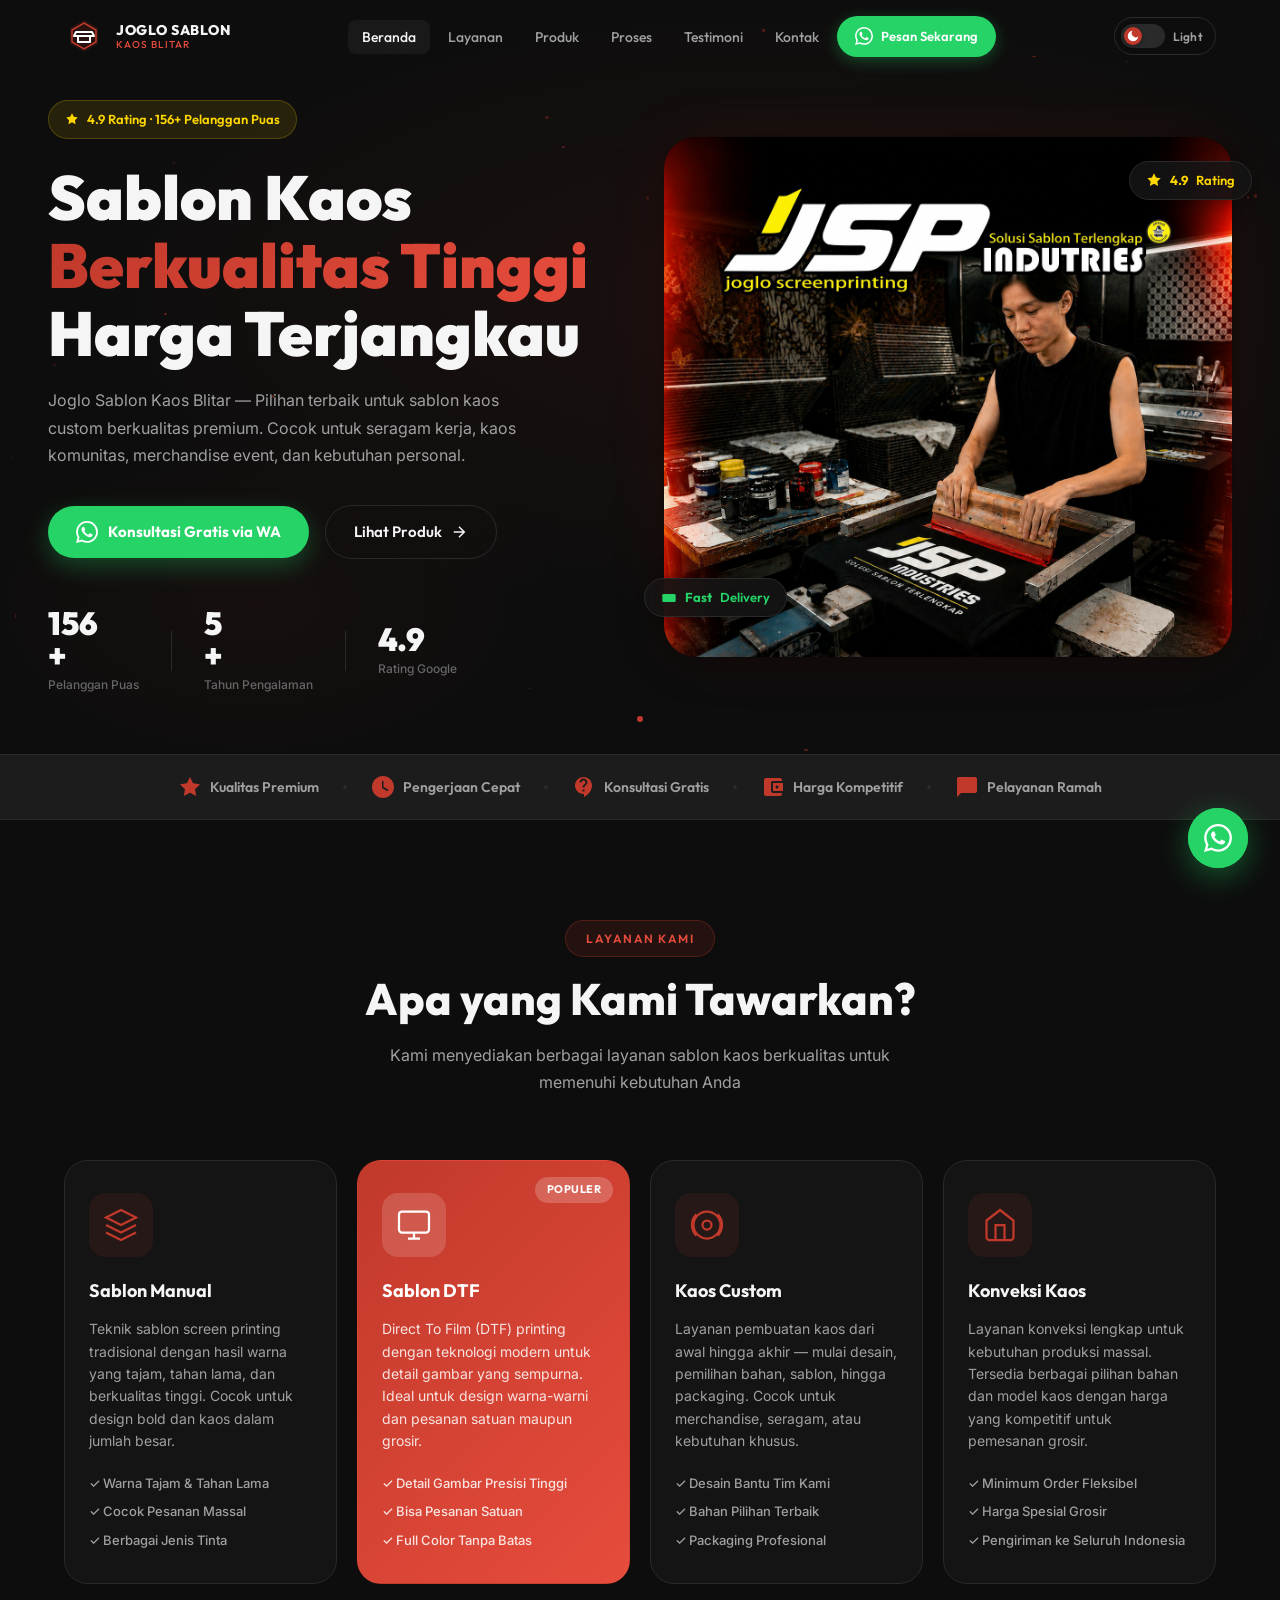
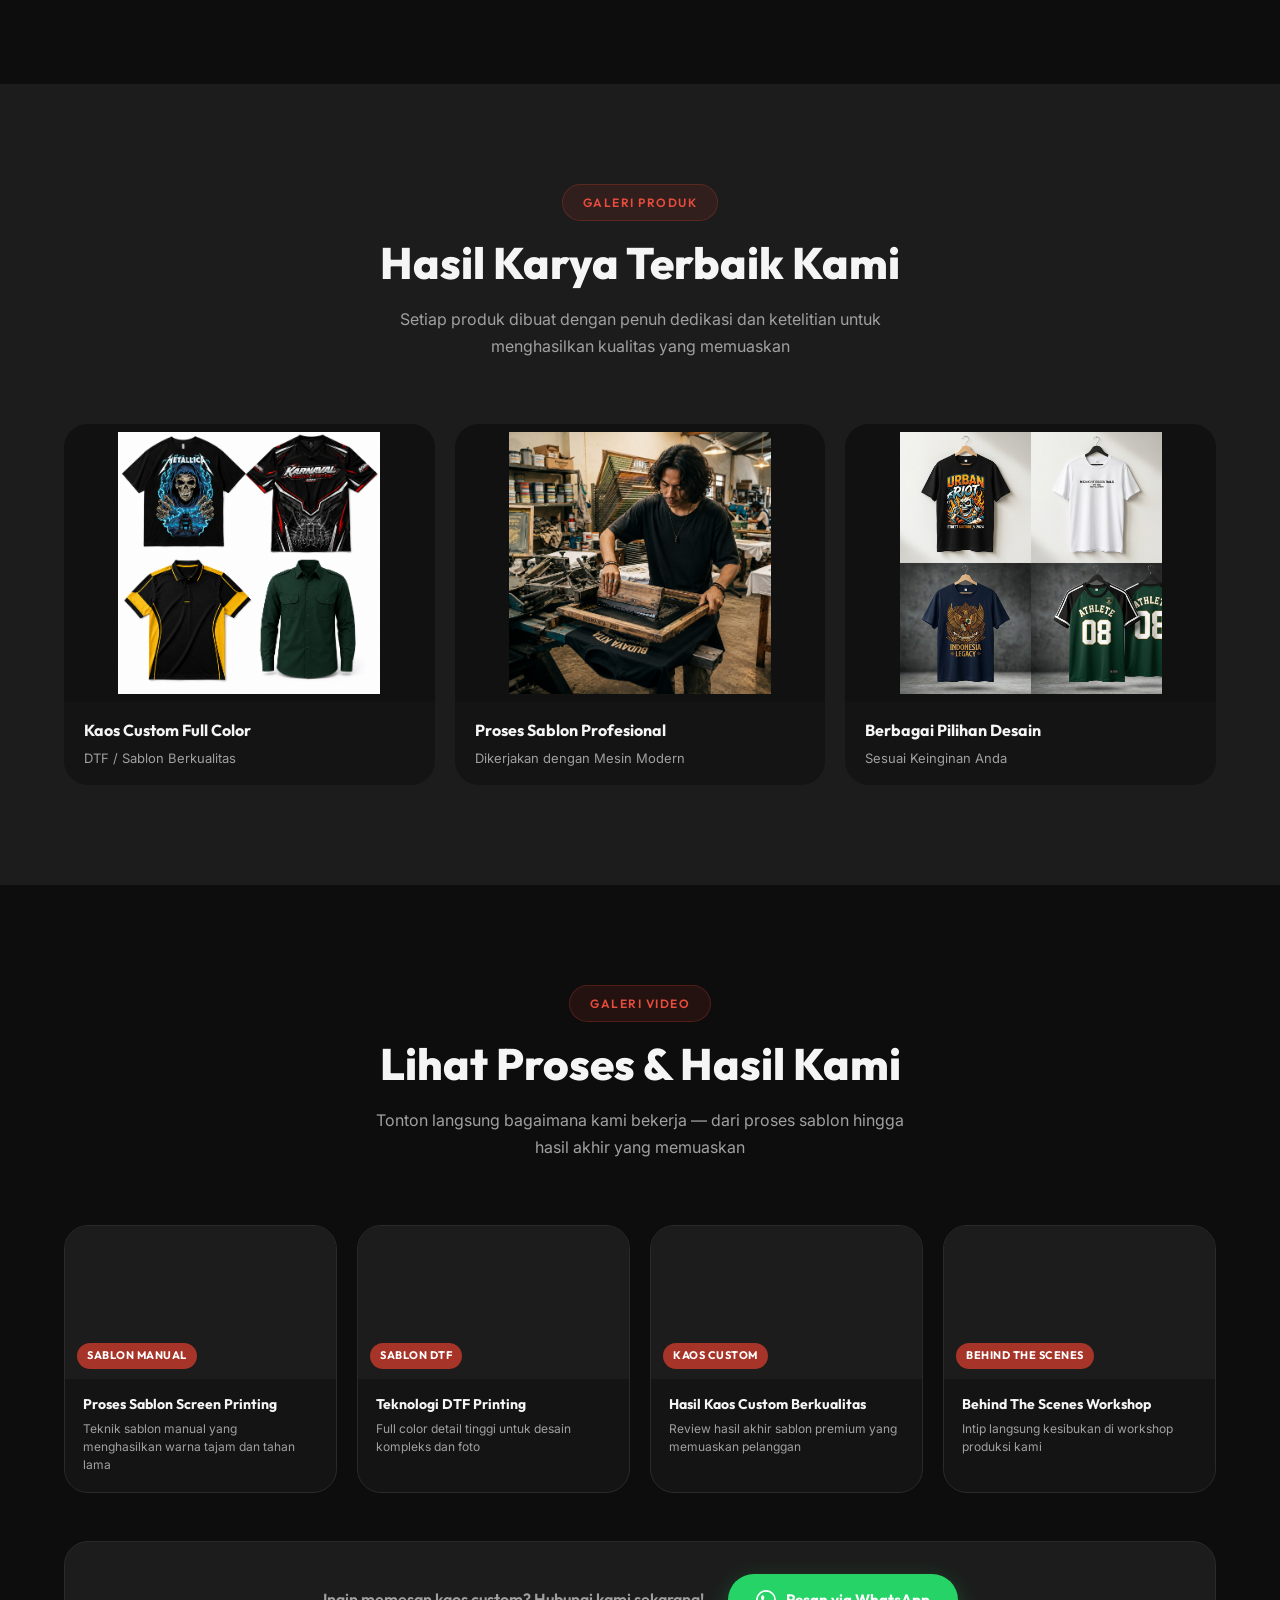
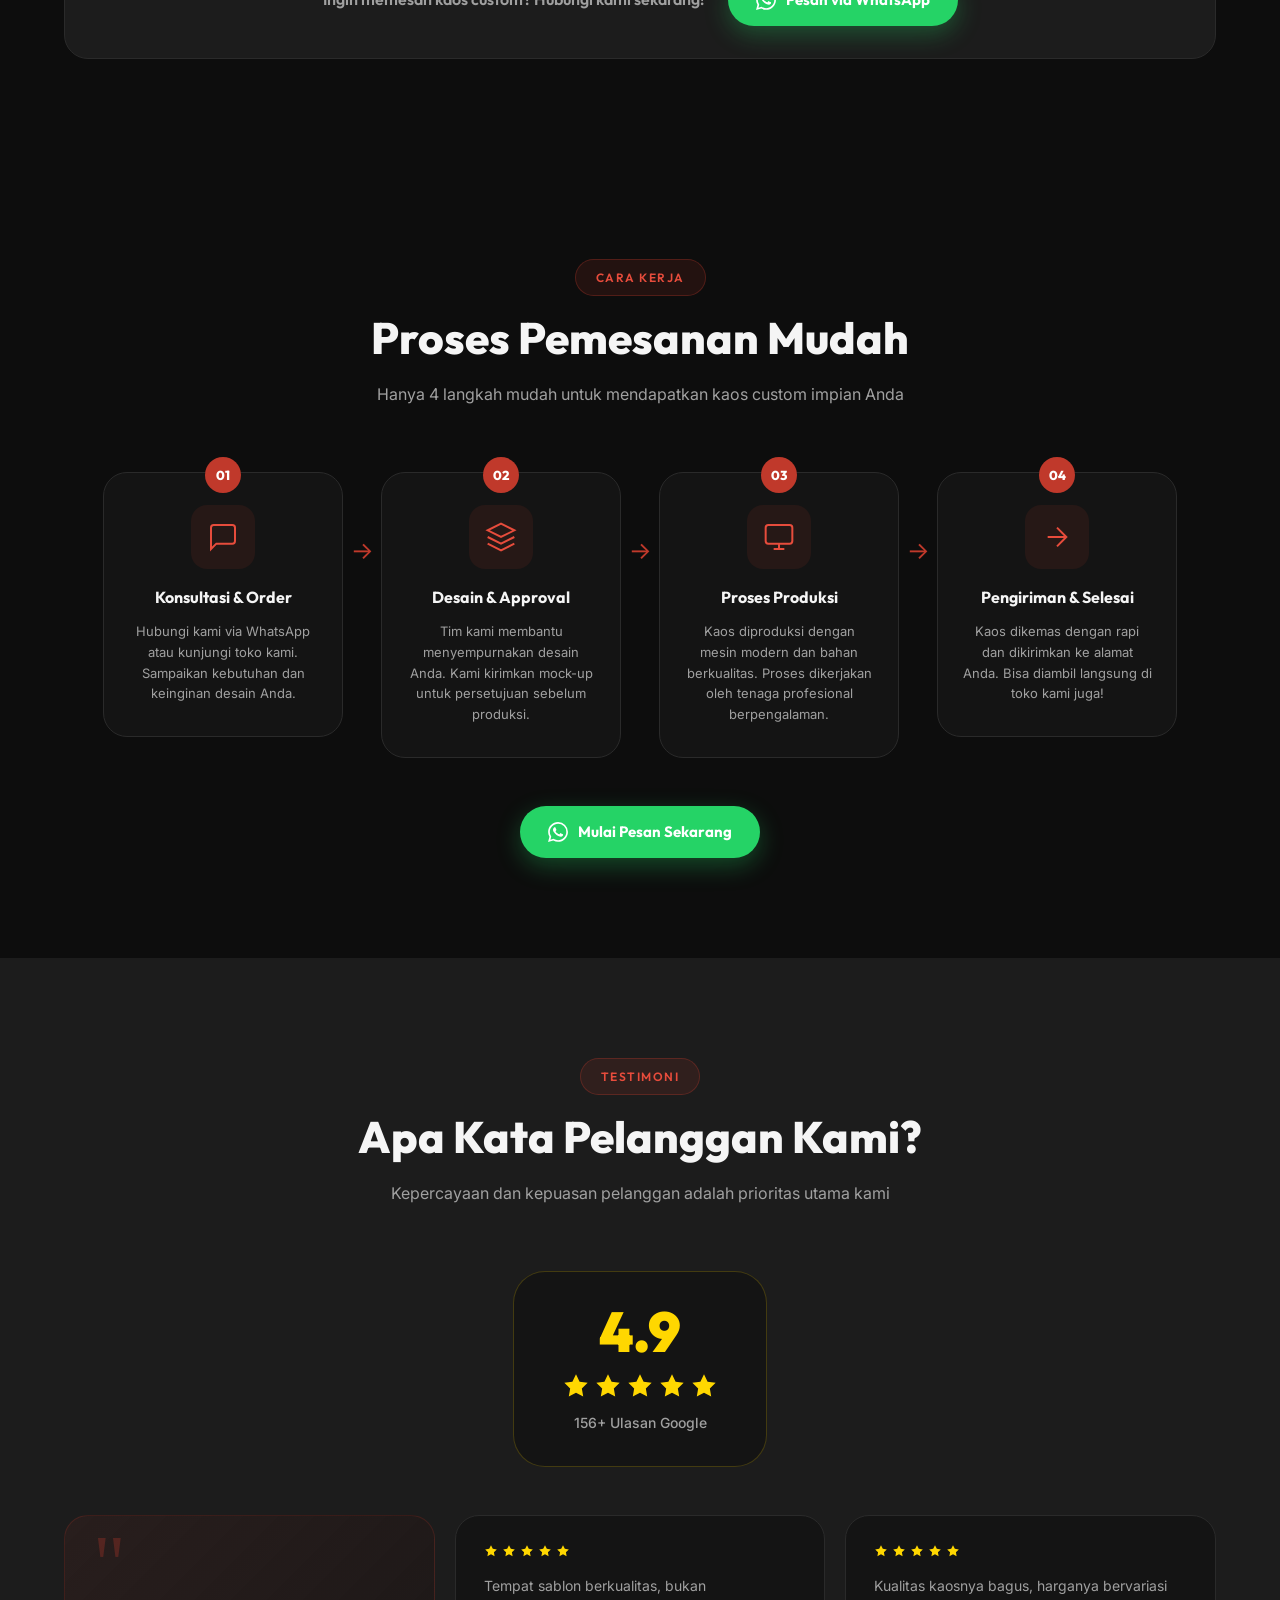
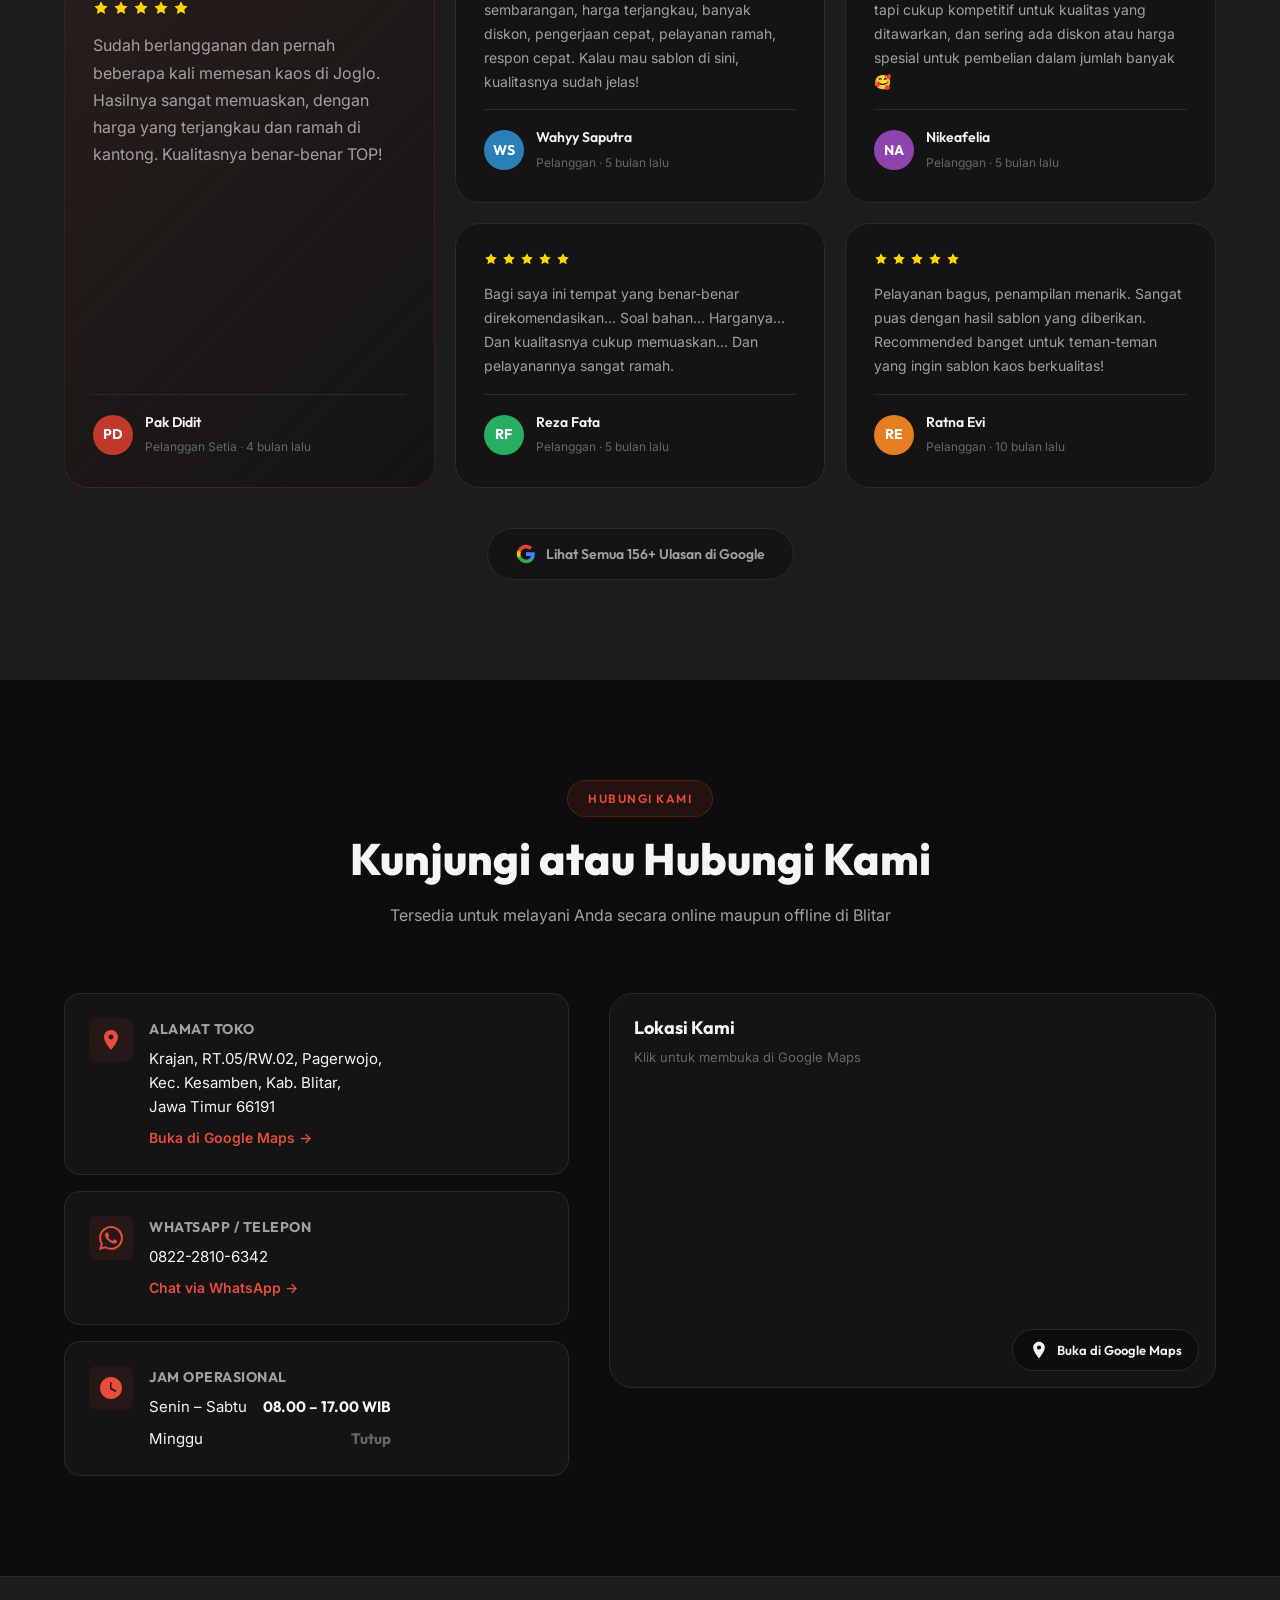
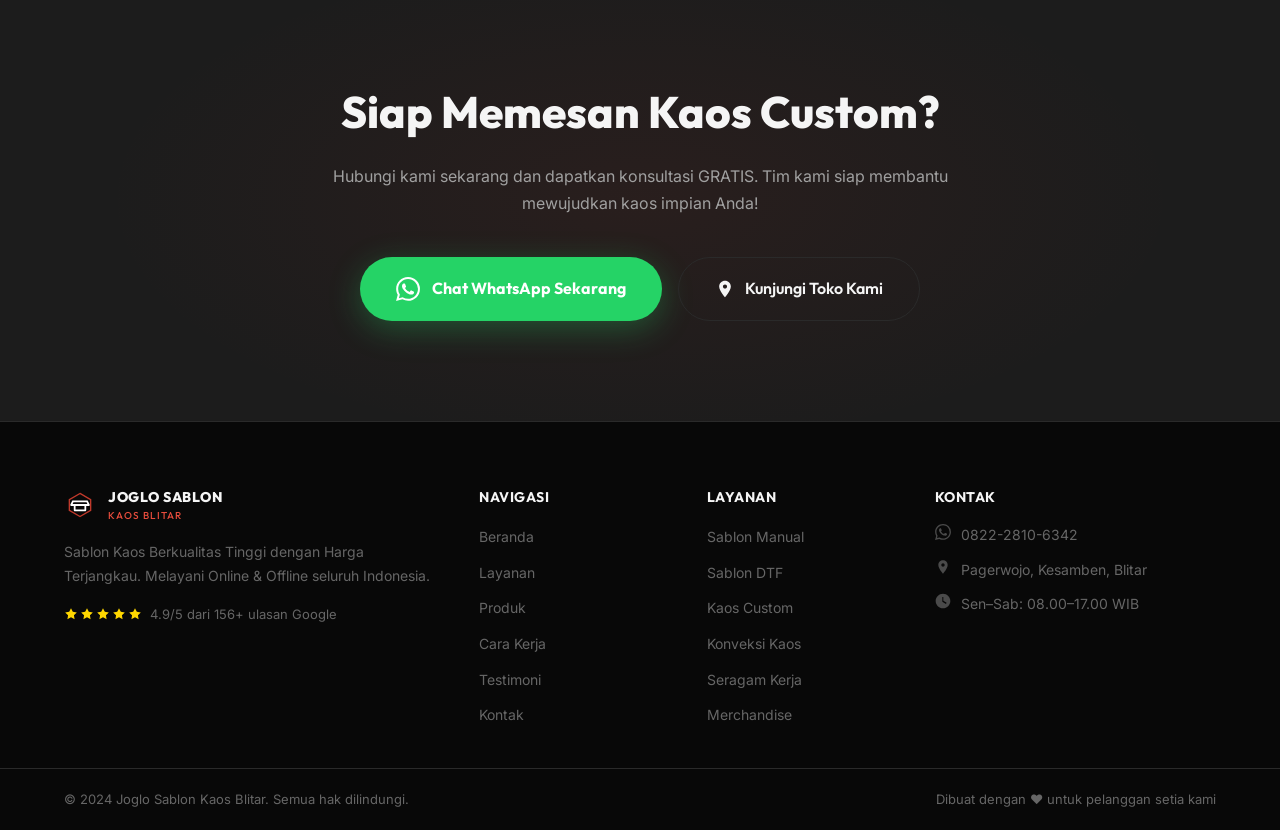
<file: index.html>
<!DOCTYPE html>
<html lang="id">
<head>
  <meta charset="UTF-8" />
  <meta name="viewport" content="width=device-width, initial-scale=1.0" />
  <meta name="description" content="Joglo Sablon Kaos Blitar - Jasa sablon kaos berkualitas tinggi dengan harga terjangkau. Melayani pemesanan online dan offline. Rating 4.9/5 dari 156+ pelanggan puas." />
  <meta name="keywords" content="sablon kaos blitar, kaos custom blitar, sablon blitar, joglo sablon, kaos satuan blitar, sablon murah blitar" />
  <meta property="og:title" content="Joglo Sablon Kaos Blitar - Sablon Berkualitas, Harga Terjangkau" />
  <meta property="og:description" content="Jasa sablon kaos terpercaya di Blitar. Kualitas TOP, harga kompetitif, pengerjaan cepat, pelayanan ramah." />
  <meta property="og:type" content="website" />
  <title>Joglo Sablon Kaos Blitar | Sablon Berkualitas, Harga Terjangkau</title>
  <link rel="preconnect" href="https://fonts.googleapis.com" />
  <link rel="preconnect" href="https://fonts.gstatic.com" crossorigin />
  <link href="https://fonts.googleapis.com/css2?family=Outfit:wght@300;400;500;600;700;800;900&family=Inter:wght@300;400;500;600&display=swap" rel="stylesheet" />
  <link rel="stylesheet" href="style.css" />
  <script>
    // Anti-flash: apply saved theme before render
    (function(){
      var t = localStorage.getItem('joglo-theme') || 'dark';
      document.documentElement.setAttribute('data-theme', t);
    })();
  </script>
</head>
<body>

  <!-- ===== NAVBAR ===== -->
  <nav class="navbar" id="navbar">
    <div class="nav-container">
      <a href="#home" class="nav-logo" id="nav-logo-link">
        <div class="logo-icon">
          <svg width="36" height="36" viewBox="0 0 36 36" fill="none" xmlns="http://www.w3.org/2000/svg">
            <path d="M18 2L32 10V26L18 34L4 26V10L18 2Z" fill="#C0392B" opacity="0.15"/>
            <path d="M18 5L30 12V24L18 31L6 24V12L18 5Z" stroke="#C0392B" stroke-width="1.5" fill="none"/>
            <path d="M10 14H26M10 14L8 18H28L26 14M12 18V24H24V18" stroke="#ffffff" stroke-width="2" stroke-linecap="round" stroke-linejoin="round"/>
          </svg>
        </div>
        <div class="logo-text">
          <span class="logo-main">JOGLO SABLON</span>
          <span class="logo-sub">KAOS BLITAR</span>
        </div>
      </a>

      <ul class="nav-links" id="nav-links">
        <li><a href="#home" class="nav-link active">Beranda</a></li>
        <li><a href="#layanan" class="nav-link">Layanan</a></li>
        <li><a href="#produk" class="nav-link">Produk</a></li>
        <li><a href="#proses" class="nav-link">Proses</a></li>
        <li><a href="#testimoni" class="nav-link">Testimoni</a></li>
        <li><a href="#kontak" class="nav-link">Kontak</a></li>
        <li>
          <a href="https://wa.me/6282228106342?text=Halo%20Joglo%20Sablon,%20saya%20ingin%20memesan%20kaos%20custom" 
             class="btn-wa-nav" 
             target="_blank" 
             rel="noopener"
             id="btn-pesan-nav">
            <svg width="18" height="18" viewBox="0 0 24 24" fill="currentColor"><path d="M17.472 14.382c-.297-.149-1.758-.867-2.03-.967-.273-.099-.471-.148-.67.15-.197.297-.767.966-.94 1.164-.173.199-.347.223-.644.075-.297-.15-1.255-.463-2.39-1.475-.883-.788-1.48-1.761-1.653-2.059-.173-.297-.018-.458.13-.606.134-.133.298-.347.446-.52.149-.174.198-.298.298-.497.099-.198.05-.371-.025-.52-.075-.149-.669-1.612-.916-2.207-.242-.579-.487-.5-.669-.51-.173-.008-.371-.01-.57-.01-.198 0-.52.074-.792.372-.272.297-1.04 1.016-1.04 2.479 0 1.462 1.065 2.875 1.213 3.074.149.198 2.096 3.2 5.077 4.487.709.306 1.262.489 1.694.625.712.227 1.36.195 1.871.118.571-.085 1.758-.719 2.006-1.413.248-.694.248-1.289.173-1.413-.074-.124-.272-.198-.57-.347m-5.421 7.403h-.004a9.87 9.87 0 01-5.031-1.378l-.361-.214-3.741.982.998-3.648-.235-.374a9.86 9.86 0 01-1.51-5.26c.001-5.45 4.436-9.884 9.888-9.884 2.64 0 5.122 1.03 6.988 2.898a9.825 9.825 0 012.893 6.994c-.003 5.45-4.437 9.884-9.885 9.884m8.413-18.297A11.815 11.815 0 0012.05 0C5.495 0 .16 5.335.157 11.892c0 2.096.547 4.142 1.588 5.945L.057 24l6.305-1.654a11.882 11.882 0 005.683 1.448h.005c6.554 0 11.89-5.335 11.893-11.893a11.821 11.821 0 00-3.48-8.413z"/></svg>
            Pesan Sekarang
          </a>
        </li>
      </ul>

      <!-- Theme Toggle -->
      <button class="theme-toggle" id="theme-toggle" aria-label="Toggle theme" title="Ganti tampilan">
        <span class="theme-toggle-track">
          <span class="theme-toggle-thumb">
            <!-- Moon icon (night) -->
            <svg class="icon-moon" width="14" height="14" viewBox="0 0 24 24" fill="currentColor">
              <path d="M21 12.79A9 9 0 1 1 11.21 3 7 7 0 0 0 21 12.79z"/>
            </svg>
            <!-- Sun icon (light) -->
            <svg class="icon-sun" width="14" height="14" viewBox="0 0 24 24" fill="currentColor">
              <circle cx="12" cy="12" r="5"/>
              <line x1="12" y1="1" x2="12" y2="3" stroke="currentColor" stroke-width="2" stroke-linecap="round"/>
              <line x1="12" y1="21" x2="12" y2="23" stroke="currentColor" stroke-width="2" stroke-linecap="round"/>
              <line x1="4.22" y1="4.22" x2="5.64" y2="5.64" stroke="currentColor" stroke-width="2" stroke-linecap="round"/>
              <line x1="18.36" y1="18.36" x2="19.78" y2="19.78" stroke="currentColor" stroke-width="2" stroke-linecap="round"/>
              <line x1="1" y1="12" x2="3" y2="12" stroke="currentColor" stroke-width="2" stroke-linecap="round"/>
              <line x1="21" y1="12" x2="23" y2="12" stroke="currentColor" stroke-width="2" stroke-linecap="round"/>
              <line x1="4.22" y1="19.78" x2="5.64" y2="18.36" stroke="currentColor" stroke-width="2" stroke-linecap="round"/>
              <line x1="18.36" y1="5.64" x2="19.78" y2="4.22" stroke="currentColor" stroke-width="2" stroke-linecap="round"/>
            </svg>
          </span>
        </span>
        <span class="theme-toggle-label" id="theme-label">Light</span>
      </button>

      <button class="hamburger" id="hamburger" aria-label="Toggle menu">
        <span></span><span></span><span></span>
      </button>
    </div>
  </nav>

  <!-- ===== HERO SECTION ===== -->
  <section class="hero" id="home">
    <div class="hero-bg">
      <div class="hero-gradient"></div>
      <div class="hero-particles" id="particles"></div>
    </div>
    <div class="hero-content">
      <div class="hero-badge">
        <svg width="14" height="14" viewBox="0 0 24 24" fill="#FFD700"><path d="M12 2l3.09 6.26L22 9.27l-5 4.87 1.18 6.88L12 17.77l-6.18 3.25L7 14.14 2 9.27l6.91-1.01L12 2z"/></svg>
        4.9 Rating · 156+ Pelanggan Puas
      </div>
      <h1 class="hero-title">
        Sablon Kaos<br/>
        <span class="hero-title-accent">Berkualitas Tinggi</span><br/>
        Harga Terjangkau
      </h1>
      <p class="hero-desc">
        Joglo Sablon Kaos Blitar — Pilihan terbaik untuk sablon kaos custom berkualitas premium. 
        Cocok untuk seragam kerja, kaos komunitas, merchandise event, dan kebutuhan personal.
      </p>
      <div class="hero-cta">
        <a href="https://wa.me/6282228106342?text=Halo%20Joglo%20Sablon,%20saya%20ingin%20konsultasi%20dan%20memesan%20kaos%20custom" 
           class="btn-primary" 
           target="_blank" 
           rel="noopener"
           id="btn-hero-wa">
          <svg width="22" height="22" viewBox="0 0 24 24" fill="currentColor"><path d="M17.472 14.382c-.297-.149-1.758-.867-2.03-.967-.273-.099-.471-.148-.67.15-.197.297-.767.966-.94 1.164-.173.199-.347.223-.644.075-.297-.15-1.255-.463-2.39-1.475-.883-.788-1.48-1.761-1.653-2.059-.173-.297-.018-.458.13-.606.134-.133.298-.347.446-.52.149-.174.198-.298.298-.497.099-.198.05-.371-.025-.52-.075-.149-.669-1.612-.916-2.207-.242-.579-.487-.5-.669-.51-.173-.008-.371-.01-.57-.01-.198 0-.52.074-.792.372-.272.297-1.04 1.016-1.04 2.479 0 1.462 1.065 2.875 1.213 3.074.149.198 2.096 3.2 5.077 4.487.709.306 1.262.489 1.694.625.712.227 1.36.195 1.871.118.571-.085 1.758-.719 2.006-1.413.248-.694.248-1.289.173-1.413-.074-.124-.272-.198-.57-.347m-5.421 7.403h-.004a9.87 9.87 0 01-5.031-1.378l-.361-.214-3.741.982.998-3.648-.235-.374a9.86 9.86 0 01-1.51-5.26c.001-5.45 4.436-9.884 9.888-9.884 2.64 0 5.122 1.03 6.988 2.898a9.825 9.825 0 012.893 6.994c-.003 5.45-4.437 9.884-9.885 9.884m8.413-18.297A11.815 11.815 0 0012.05 0C5.495 0 .16 5.335.157 11.892c0 2.096.547 4.142 1.588 5.945L.057 24l6.305-1.654a11.882 11.882 0 005.683 1.448h.005c6.554 0 11.89-5.335 11.893-11.893a11.821 11.821 0 00-3.48-8.413z"/></svg>
          Konsultasi Gratis via WA
        </a>
        <a href="#produk" class="btn-outline" id="btn-hero-lihat">
          Lihat Produk
          <svg width="18" height="18" viewBox="0 0 24 24" fill="none" stroke="currentColor" stroke-width="2"><path d="M5 12h14M12 5l7 7-7 7"/></svg>
        </a>
      </div>
      <div class="hero-stats">
        <div class="stat-item">
          <span class="stat-number" data-target="156">0</span><span class="stat-number">+</span>
          <span class="stat-label">Pelanggan Puas</span>
        </div>
        <div class="stat-divider"></div>
        <div class="stat-item">
          <span class="stat-number" data-target="5">0</span><span class="stat-number">+</span>
          <span class="stat-label">Tahun Pengalaman</span>
        </div>
        <div class="stat-divider"></div>
        <div class="stat-item">
          <span class="stat-number">4.9</span>
          <span class="stat-label">Rating Google</span>
        </div>
      </div>
    </div>
    <div class="hero-image-wrap">
      <div class="hero-image-glow"></div>
      <img src="images/hero_banner.png" alt="Joglo Sablon Kaos Blitar - Sablon Berkualitas" class="hero-img" loading="eager" />
      <div class="hero-badge-float badge-float-1">
        <svg width="16" height="16" fill="#FFD700" viewBox="0 0 24 24"><path d="M12 2l3.09 6.26L22 9.27l-5 4.87 1.18 6.88L12 17.77l-6.18 3.25L7 14.14 2 9.27l6.91-1.01L12 2z"/></svg>
        <strong>4.9</strong> Rating
      </div>
      <div class="hero-badge-float badge-float-2">
        <svg width="16" height="16" fill="#25D366" viewBox="0 0 24 24"><path d="M20 6H4c-1.1 0-2 .9-2 2v8c0 1.1.9 2 2 2h16c1.1 0 2-.9 2-2V8c0-1.1-.9-2-2-2z"/></svg>
        <strong>Fast</strong> Delivery
      </div>
    </div>
    <div class="hero-scroll-indicator">
      <div class="scroll-dot"></div>
    </div>
  </section>

  <!-- ===== BRAND BAR ===== -->
  <section class="brand-bar">
    <div class="brand-bar-container">
      <div class="brand-bar-item">
        <svg width="24" height="24" viewBox="0 0 24 24" fill="#C0392B"><path d="M12 2l3.09 6.26L22 9.27l-5 4.87 1.18 6.88L12 17.77l-6.18 3.25L7 14.14 2 9.27l6.91-1.01L12 2z"/></svg>
        <span>Kualitas Premium</span>
      </div>
      <div class="brand-bar-dot"></div>
      <div class="brand-bar-item">
        <svg width="24" height="24" viewBox="0 0 24 24" fill="#C0392B"><path d="M12 1C5.925 1 1 5.925 1 12s4.925 11 11 11 11-4.925 11-11S18.075 1 12 1zm.5 5v5.75l4.92 2.92-1 1.66-5.42-3.25V6h1.5z"/></svg>
        <span>Pengerjaan Cepat</span>
      </div>
      <div class="brand-bar-dot"></div>
      <div class="brand-bar-item">
        <svg width="24" height="24" viewBox="0 0 24 24" fill="#C0392B"><path d="M11.5 2C6.81 2 3 5.81 3 10.5S6.81 19 11.5 19h.5v3c4.86-2.34 8-7 8-11.5C20 5.81 16.19 2 11.5 2zm1 14.5h-2v-2h2v2zm0-4h-2c0-3.25 3-3 3-5 0-1.1-.9-2-2-2s-2 .9-2 2h-2c0-2.21 1.79-4 4-4s4 1.79 4 4c0 2.5-3 2.75-3 5z"/></svg>
        <span>Konsultasi Gratis</span>
      </div>
      <div class="brand-bar-dot"></div>
      <div class="brand-bar-item">
        <svg width="24" height="24" viewBox="0 0 24 24" fill="#C0392B"><path d="M21 18v1c0 1.1-.9 2-2 2H5c-1.11 0-2-.9-2-2V5c0-1.1.89-2 2-2h14c1.1 0 2 .9 2 2v1h-9c-1.11 0-2 .9-2 2v8c0 1.1.89 2 2 2h9zm-9-2h10V8H12v8zm4-2.5c-.83 0-1.5-.67-1.5-1.5s.67-1.5 1.5-1.5 1.5.67 1.5 1.5-.67 1.5-1.5 1.5z"/></svg>
        <span>Harga Kompetitif</span>
      </div>
      <div class="brand-bar-dot"></div>
      <div class="brand-bar-item">
        <svg width="24" height="24" viewBox="0 0 24 24" fill="#C0392B"><path d="M20 2H4c-1.1 0-2 .9-2 2v18l4-4h14c1.1 0 2-.9 2-2V4c0-1.1-.9-2-2-2z"/></svg>
        <span>Pelayanan Ramah</span>
      </div>
    </div>
  </section>

  <!-- ===== LAYANAN SECTION ===== -->
  <section class="section layanan" id="layanan">
    <div class="container">
      <div class="section-header">
        <span class="section-badge">Layanan Kami</span>
        <h2 class="section-title">Apa yang Kami Tawarkan?</h2>
        <p class="section-desc">Kami menyediakan berbagai layanan sablon kaos berkualitas untuk memenuhi kebutuhan Anda</p>
      </div>
      <div class="layanan-grid">
        <div class="layanan-card" id="card-sablon-manual">
          <div class="layanan-icon" style="--accent: #C0392B;">
            <svg width="36" height="36" viewBox="0 0 24 24" fill="none" stroke="currentColor" stroke-width="1.5"><path d="M12 2L2 7l10 5 10-5-10-5zM2 17l10 5 10-5M2 12l10 5 10-5"/></svg>
          </div>
          <h3>Sablon Manual</h3>
          <p>Teknik sablon screen printing tradisional dengan hasil warna yang tajam, tahan lama, dan berkualitas tinggi. Cocok untuk design bold dan kaos dalam jumlah besar.</p>
          <ul class="layanan-features">
            <li>✓ Warna Tajam & Tahan Lama</li>
            <li>✓ Cocok Pesanan Massal</li>
            <li>✓ Berbagai Jenis Tinta</li>
          </ul>
        </div>
        <div class="layanan-card featured" id="card-dtf">
          <div class="layanan-badge-popular">Populer</div>
          <div class="layanan-icon" style="--accent: #ffffff;">
            <svg width="36" height="36" viewBox="0 0 24 24" fill="none" stroke="currentColor" stroke-width="1.5"><rect x="2" y="3" width="20" height="14" rx="2"/><path d="M8 21h8M12 17v4"/></svg>
          </div>
          <h3>Sablon DTF</h3>
          <p>Direct To Film (DTF) printing dengan teknologi modern untuk detail gambar yang sempurna. Ideal untuk design warna-warni dan pesanan satuan maupun grosir.</p>
          <ul class="layanan-features">
            <li>✓ Detail Gambar Presisi Tinggi</li>
            <li>✓ Bisa Pesanan Satuan</li>
            <li>✓ Full Color Tanpa Batas</li>
          </ul>
        </div>
        <div class="layanan-card" id="card-custom">
          <div class="layanan-icon" style="--accent: #C0392B;">
            <svg width="36" height="36" viewBox="0 0 24 24" fill="none" stroke="currentColor" stroke-width="1.5"><circle cx="12" cy="12" r="3"/><path d="M19.07 4.93a10 10 0 010 14.14M4.93 19.07a10 10 0 010-14.14M21 12a9 9 0 01-9 9 9 9 0 01-9-9 9 9 0 019-9 9 9 0 019 9z"/></svg>
          </div>
          <h3>Kaos Custom</h3>
          <p>Layanan pembuatan kaos dari awal hingga akhir — mulai desain, pemilihan bahan, sablon, hingga packaging. Cocok untuk merchandise, seragam, atau kebutuhan khusus.</p>
          <ul class="layanan-features">
            <li>✓ Desain Bantu Tim Kami</li>
            <li>✓ Bahan Pilihan Terbaik</li>
            <li>✓ Packaging Profesional</li>
          </ul>
        </div>
        <div class="layanan-card" id="card-konveksi">
          <div class="layanan-icon" style="--accent: #C0392B;">
            <svg width="36" height="36" viewBox="0 0 24 24" fill="none" stroke="currentColor" stroke-width="1.5"><path d="M3 9l9-7 9 7v11a2 2 0 01-2 2H5a2 2 0 01-2-2z"/><polyline points="9,22 9,12 15,12 15,22"/></svg>
          </div>
          <h3>Konveksi Kaos</h3>
          <p>Layanan konveksi lengkap untuk kebutuhan produksi massal. Tersedia berbagai pilihan bahan dan model kaos dengan harga yang kompetitif untuk pemesanan grosir.</p>
          <ul class="layanan-features">
            <li>✓ Minimum Order Fleksibel</li>
            <li>✓ Harga Spesial Grosir</li>
            <li>✓ Pengiriman ke Seluruh Indonesia</li>
          </ul>
        </div>
      </div>
    </div>
  </section>

  <!-- ===== PRODUK SECTION ===== -->
  <section class="section produk" id="produk">
    <div class="container">
      <div class="section-header">
        <span class="section-badge">Galeri Produk</span>
        <h2 class="section-title">Hasil Karya Terbaik Kami</h2>
        <p class="section-desc">Setiap produk dibuat dengan penuh dedikasi dan ketelitian untuk menghasilkan kualitas yang memuaskan</p>
      </div>
      <div class="produk-grid">
        <div class="produk-card large" id="produk-hero">
          <div class="produk-img-wrap">
            <img src="images/product_showcase.png" alt="Koleksi Kaos Sablon Premium" loading="lazy" />
            <div class="produk-overlay">
              <span class="produk-tag">Koleksi Premium</span>
              <a href="https://wa.me/6282228106342?text=Halo,%20saya%20tertarik%20dengan%20koleksi%20kaos%20premium" 
                 class="produk-cta" target="_blank" rel="noopener" id="btn-produk-1">
                Pesan Sekarang
              </a>
            </div>
          </div>
          <div class="produk-info">
            <h3>Kaos Custom Full Color</h3>
            <p>DTF / Sablon Berkualitas</p>
          </div>
        </div>
        <div class="produk-card" id="produk-proses">
          <div class="produk-img-wrap">
            <img src="images/printing_process.png" alt="Proses Sablon Profesional" loading="lazy" />
            <div class="produk-overlay">
              <span class="produk-tag">Workshop</span>
              <a href="https://wa.me/6282228106342?text=Halo,%20saya%20ingin%20konsultasi%20teknik%20sablon" 
                 class="produk-cta" target="_blank" rel="noopener" id="btn-produk-2">
                Konsultasi
              </a>
            </div>
          </div>
          <div class="produk-info">
            <h3>Proses Sablon Profesional</h3>
            <p>Dikerjakan dengan Mesin Modern</p>
          </div>
        </div>
        <div class="produk-card" id="produk-desain">
          <div class="produk-img-wrap">
            <img src="images/custom_tshirt_designs.png" alt="Desain Kaos Custom" loading="lazy" />
            <div class="produk-overlay">
              <span class="produk-tag">Custom Design</span>
              <a href="https://wa.me/6282228106342?text=Halo,%20saya%20ingin%20membuat%20desain%20kaos%20custom" 
                 class="produk-cta" target="_blank" rel="noopener" id="btn-produk-3">
                Buat Desain
              </a>
            </div>
          </div>
          <div class="produk-info">
            <h3>Berbagai Pilihan Desain</h3>
            <p>Sesuai Keinginan Anda</p>
          </div>
        </div>
      </div>
    </div>
  </section>

  <!-- ===== VIDEO GALLERY SECTION ===== -->
  <section class="section video-gallery" id="video-gallery">
    <div class="container">
      <div class="section-header">
        <span class="section-badge">Galeri Video</span>
        <h2 class="section-title">Lihat Proses & Hasil Kami</h2>
        <p class="section-desc">Tonton langsung bagaimana kami bekerja — dari proses sablon hingga hasil akhir yang memuaskan</p>
      </div>

      <div class="video-grid">

        <!-- Video Card 1 -->
        <div class="video-card" id="vid-1" data-video="https://www.youtube.com/embed/fBlvEiSLc9E?si=PEUfXIEQXPT32Rqe&autoplay=1" data-title="Screenprinting JSP | Custom Kaos Satuan">
          <div class="video-thumb-wrap">
            <img src="https://img.youtube.com/vi/fBlvEiSLc9E/maxresdefault.jpg"
                 onerror="this.src='https://img.youtube.com/vi/fBlvEiSLc9E/hqdefault.jpg'"
                 alt="Screenprinting JSP Custom Kaos" loading="lazy" class="video-thumb" />
            <div class="video-overlay">
              <div class="play-btn" aria-label="Putar video">
                <svg width="24" height="24" viewBox="0 0 24 24" fill="white"><path d="M8 5v14l11-7z"/></svg>
              </div>
            </div>
            <span class="video-duration">Sablon Manual</span>
          </div>
          <div class="video-info">
            <h4>Proses Sablon Screen Printing</h4>
            <p>Teknik sablon manual yang menghasilkan warna tajam dan tahan lama</p>
          </div>
        </div>

        <!-- Video Card 2 -->
        <div class="video-card" id="vid-2" data-video="https://www.youtube.com/embed/RHlZhRTRRpQ?autoplay=1" data-title="Sablon DTF - Direct To Film Printing">
          <div class="video-thumb-wrap">
            <img src="https://img.youtube.com/vi/RHlZhRTRRpQ/maxresdefault.jpg"
                 onerror="this.src='https://img.youtube.com/vi/RHlZhRTRRpQ/hqdefault.jpg'"
                 alt="Sablon DTF" loading="lazy" class="video-thumb" />
            <div class="video-overlay">
              <div class="play-btn" aria-label="Putar video">
                <svg width="24" height="24" viewBox="0 0 24 24" fill="white"><path d="M8 5v14l11-7z"/></svg>
              </div>
            </div>
            <span class="video-duration">Sablon DTF</span>
          </div>
          <div class="video-info">
            <h4>Teknologi DTF Printing</h4>
            <p>Full color detail tinggi untuk desain kompleks dan foto</p>
          </div>
        </div>

        <!-- Video Card 3 -->
        <div class="video-card" id="vid-3" data-video="https://www.youtube.com/embed/KpkBCMYH5dY?autoplay=1" data-title="Hasil Sablon Kaos Custom Berkualitas">
          <div class="video-thumb-wrap">
            <img src="https://img.youtube.com/vi/KpkBCMYH5dY/maxresdefault.jpg"
                 onerror="this.src='https://img.youtube.com/vi/KpkBCMYH5dY/hqdefault.jpg'"
                 alt="Hasil Kaos Custom" loading="lazy" class="video-thumb" />
            <div class="video-overlay">
              <div class="play-btn" aria-label="Putar video">
                <svg width="24" height="24" viewBox="0 0 24 24" fill="white"><path d="M8 5v14l11-7z"/></svg>
              </div>
            </div>
            <span class="video-duration">Kaos Custom</span>
          </div>
          <div class="video-info">
            <h4>Hasil Kaos Custom Berkualitas</h4>
            <p>Review hasil akhir sablon premium yang memuaskan pelanggan</p>
          </div>
        </div>

        <!-- Video Card 4 -->
        <div class="video-card" id="vid-4" data-video="https://www.youtube.com/embed/4BJfQ4yHJeI?autoplay=1" data-title="Workshop Sablon Kaos - Behind The Scenes">
          <div class="video-thumb-wrap">
            <img src="https://img.youtube.com/vi/4BJfQ4yHJeI/maxresdefault.jpg"
                 onerror="this.src='https://img.youtube.com/vi/4BJfQ4yHJeI/hqdefault.jpg'"
                 alt="Behind The Scenes Workshop" loading="lazy" class="video-thumb" />
            <div class="video-overlay">
              <div class="play-btn" aria-label="Putar video">
                <svg width="24" height="24" viewBox="0 0 24 24" fill="white"><path d="M8 5v14l11-7z"/></svg>
              </div>
            </div>
            <span class="video-duration">Behind The Scenes</span>
          </div>
          <div class="video-info">
            <h4>Behind The Scenes Workshop</h4>
            <p>Intip langsung kesibukan di workshop produksi kami</p>
          </div>
        </div>

      </div><!-- end video-grid -->

      <!-- CTA bawah video -->
      <div class="video-cta-wrap">
        <p>Ingin memesan kaos custom? Hubungi kami sekarang!</p>
        <a href="https://wa.me/6282228106342?text=Halo%20Joglo%20Sablon,%20saya%20tertarik%20memesan%20setelah%20melihat%20video%20galeri"
           class="btn-primary" target="_blank" rel="noopener" id="btn-video-wa">
          <svg width="20" height="20" viewBox="0 0 24 24" fill="currentColor"><path d="M17.472 14.382c-.297-.149-1.758-.867-2.03-.967-.273-.099-.471-.148-.67.15-.197.297-.767.966-.94 1.164-.173.199-.347.223-.644.075-.297-.15-1.255-.463-2.39-1.475-.883-.788-1.48-1.761-1.653-2.059-.173-.297-.018-.458.13-.606.134-.133.298-.347.446-.52.149-.174.198-.298.298-.497.099-.198.05-.371-.025-.52-.075-.149-.669-1.612-.916-2.207-.242-.579-.487-.5-.669-.51-.173-.008-.371-.01-.57-.01-.198 0-.52.074-.792.372-.272.297-1.04 1.016-1.04 2.479 0 1.462 1.065 2.875 1.213 3.074.149.198 2.096 3.2 5.077 4.487.709.306 1.262.489 1.694.625.712.227 1.36.195 1.871.118.571-.085 1.758-.719 2.006-1.413.248-.694.248-1.289.173-1.413-.074-.124-.272-.198-.57-.347m-5.421 7.403h-.004a9.87 9.87 0 01-5.031-1.378l-.361-.214-3.741.982.998-3.648-.235-.374a9.86 9.86 0 01-1.51-5.26c.001-5.45 4.436-9.884 9.888-9.884 2.64 0 5.122 1.03 6.988 2.898a9.825 9.825 0 012.893 6.994c-.003 5.45-4.437 9.884-9.885 9.884m8.413-18.297A11.815 11.815 0 0012.05 0C5.495 0 .16 5.335.157 11.892c0 2.096.547 4.142 1.588 5.945L.057 24l6.305-1.654a11.882 11.882 0 005.683 1.448h.005c6.554 0 11.89-5.335 11.893-11.893a11.821 11.821 0 00-3.48-8.413z"/></svg>
          Pesan via WhatsApp
        </a>
      </div>
    </div>
  </section>

  <!-- ===== VIDEO LIGHTBOX MODAL ===== -->
  <div class="video-modal" id="video-modal" role="dialog" aria-modal="true" aria-label="Video Player">
    <div class="video-modal-backdrop" id="video-modal-backdrop"></div>
    <div class="video-modal-content">
      <div class="video-modal-header">
        <span class="video-modal-title" id="video-modal-title">Video</span>
        <button class="video-modal-close" id="video-modal-close" aria-label="Tutup video">
          <svg width="22" height="22" viewBox="0 0 24 24" fill="none" stroke="currentColor" stroke-width="2.5" stroke-linecap="round"><line x1="18" y1="6" x2="6" y2="18"/><line x1="6" y1="6" x2="18" y2="18"/></svg>
        </button>
      </div>
      <div class="video-modal-iframe-wrap">
        <iframe id="video-modal-iframe"
                src=""
                title="Video Player"
                frameborder="0"
                allow="accelerometer; autoplay; clipboard-write; encrypted-media; gyroscope; picture-in-picture; web-share"
                allowfullscreen>
        </iframe>
        <!-- Fallback jika video tidak bisa diembed -->
        <div id="video-modal-fallback" style="display:none;position:absolute;inset:0;background:#111;display:none;align-items:center;justify-content:center;flex-direction:column;gap:20px;">
          <svg width="64" height="64" viewBox="0 0 24 24" fill="#C0392B"><path d="M19.59 6.69a4.83 4.83 0 01-3.77-4.25V2h-3.45v13.67a2.89 2.89 0 01-2.88 2.5 2.89 2.89 0 01-2.89-2.89 2.89 2.89 0 012.89-2.89c.28 0 .54.04.79.1V9.01a6.33 6.33 0 00-.79-.05 6.34 6.34 0 00-6.34 6.34 6.34 6.34 0 006.34 6.34 6.34 6.34 0 006.33-6.34V8.69a8.28 8.28 0 004.84 1.56V6.8a4.85 4.85 0 01-1.07-.11z"/></svg>
          <p style="color:#ccc;font-size:15px;text-align:center;padding:0 24px;">Video tidak dapat diputar di sini karena pembatasan dari YouTube.</p>
          <a id="video-modal-yt-link" href="#" target="_blank" rel="noopener"
             style="display:inline-flex;align-items:center;gap:10px;background:#FF0000;color:#fff;padding:14px 28px;border-radius:50px;font-weight:700;font-size:15px;text-decoration:none;">
            <svg width="22" height="22" viewBox="0 0 24 24" fill="white"><path d="M10 15l5.19-3L10 9v6m11.56-7.83c.13.47.22 1.1.28 1.9.07.8.1 1.49.1 2.09L22 12c0 2.19-.16 3.8-.44 4.83-.25.9-.83 1.48-1.73 1.73-.47.13-1.33.22-2.65.28-1.3.07-2.49.1-3.59.1L12 19c-4.19 0-6.8-.16-7.83-.44-.9-.25-1.48-.83-1.73-1.73-.13-.47-.22-1.1-.28-1.9-.07-.8-.1-1.49-.1-2.09L2 12c0-2.19.16-3.8.44-4.83.25-.9.83-1.48 1.73-1.73.47-.13 1.33-.22 2.65-.28 1.3-.07 2.49-.1 3.59-.1L12 5c4.19 0 6.8.16 7.83.44.9.25 1.48.83 1.73 1.73z"/></svg>
            Tonton di YouTube
          </a>
        </div>
      </div>
    </div>
  </div>

  <!-- ===== PROSES SECTION ===== -->
  <section class="section proses" id="proses">
    <div class="container">
      <div class="section-header">
        <span class="section-badge">Cara Kerja</span>
        <h2 class="section-title">Proses Pemesanan Mudah</h2>
        <p class="section-desc">Hanya 4 langkah mudah untuk mendapatkan kaos custom impian Anda</p>
      </div>
      <div class="proses-flow">
        <div class="proses-step" id="step-1">
          <div class="step-number">01</div>
          <div class="step-icon">
            <svg width="32" height="32" viewBox="0 0 24 24" fill="none" stroke="currentColor" stroke-width="1.5"><path d="M21 15a2 2 0 01-2 2H7l-4 4V5a2 2 0 012-2h14a2 2 0 012 2z"/></svg>
          </div>
          <h3>Konsultasi & Order</h3>
          <p>Hubungi kami via WhatsApp atau kunjungi toko kami. Sampaikan kebutuhan dan keinginan desain Anda.</p>
        </div>
        <div class="proses-arrow">→</div>
        <div class="proses-step" id="step-2">
          <div class="step-number">02</div>
          <div class="step-icon">
            <svg width="32" height="32" viewBox="0 0 24 24" fill="none" stroke="currentColor" stroke-width="1.5"><path d="M12 2L2 7l10 5 10-5-10-5zM2 17l10 5 10-5M2 12l10 5 10-5"/></svg>
          </div>
          <h3>Desain & Approval</h3>
          <p>Tim kami membantu menyempurnakan desain Anda. Kami kirimkan mock-up untuk persetujuan sebelum produksi.</p>
        </div>
        <div class="proses-arrow">→</div>
        <div class="proses-step" id="step-3">
          <div class="step-number">03</div>
          <div class="step-icon">
            <svg width="32" height="32" viewBox="0 0 24 24" fill="none" stroke="currentColor" stroke-width="1.5"><rect x="2" y="3" width="20" height="14" rx="2"/><path d="M8 21h8M12 17v4"/></svg>
          </div>
          <h3>Proses Produksi</h3>
          <p>Kaos diproduksi dengan mesin modern dan bahan berkualitas. Proses dikerjakan oleh tenaga profesional berpengalaman.</p>
        </div>
        <div class="proses-arrow">→</div>
        <div class="proses-step" id="step-4">
          <div class="step-number">04</div>
          <div class="step-icon">
            <svg width="32" height="32" viewBox="0 0 24 24" fill="none" stroke="currentColor" stroke-width="1.5"><path d="M5 12h14M12 5l7 7-7 7"/></svg>
          </div>
          <h3>Pengiriman & Selesai</h3>
          <p>Kaos dikemas dengan rapi dan dikirimkan ke alamat Anda. Bisa diambil langsung di toko kami juga!</p>
        </div>
      </div>
      <div class="proses-cta-wrap">
        <a href="https://wa.me/6282228106342?text=Halo%20Joglo%20Sablon,%20saya%20ingin%20memulai%20proses%20pemesanan%20kaos%20custom" 
           class="btn-primary" target="_blank" rel="noopener" id="btn-proses-wa">
          <svg width="20" height="20" viewBox="0 0 24 24" fill="currentColor"><path d="M17.472 14.382c-.297-.149-1.758-.867-2.03-.967-.273-.099-.471-.148-.67.15-.197.297-.767.966-.94 1.164-.173.199-.347.223-.644.075-.297-.15-1.255-.463-2.39-1.475-.883-.788-1.48-1.761-1.653-2.059-.173-.297-.018-.458.13-.606.134-.133.298-.347.446-.52.149-.174.198-.298.298-.497.099-.198.05-.371-.025-.52-.075-.149-.669-1.612-.916-2.207-.242-.579-.487-.5-.669-.51-.173-.008-.371-.01-.57-.01-.198 0-.52.074-.792.372-.272.297-1.04 1.016-1.04 2.479 0 1.462 1.065 2.875 1.213 3.074.149.198 2.096 3.2 5.077 4.487.709.306 1.262.489 1.694.625.712.227 1.36.195 1.871.118.571-.085 1.758-.719 2.006-1.413.248-.694.248-1.289.173-1.413-.074-.124-.272-.198-.57-.347m-5.421 7.403h-.004a9.87 9.87 0 01-5.031-1.378l-.361-.214-3.741.982.998-3.648-.235-.374a9.86 9.86 0 01-1.51-5.26c.001-5.45 4.436-9.884 9.888-9.884 2.64 0 5.122 1.03 6.988 2.898a9.825 9.825 0 012.893 6.994c-.003 5.45-4.437 9.884-9.885 9.884m8.413-18.297A11.815 11.815 0 0012.05 0C5.495 0 .16 5.335.157 11.892c0 2.096.547 4.142 1.588 5.945L.057 24l6.305-1.654a11.882 11.882 0 005.683 1.448h.005c6.554 0 11.89-5.335 11.893-11.893a11.821 11.821 0 00-3.48-8.413z"/></svg>
          Mulai Pesan Sekarang
        </a>
      </div>
    </div>
  </section>

  <!-- ===== TESTIMONI SECTION ===== -->
  <section class="section testimoni" id="testimoni">
    <div class="container">
      <div class="section-header">
        <span class="section-badge">Testimoni</span>
        <h2 class="section-title">Apa Kata Pelanggan Kami?</h2>
        <p class="section-desc">Kepercayaan dan kepuasan pelanggan adalah prioritas utama kami</p>
      </div>

      <div class="rating-overview">
        <div class="rating-big">
          <span class="rating-number">4.9</span>
          <div class="rating-stars">
            <svg width="28" height="28" fill="#FFD700" viewBox="0 0 24 24"><path d="M12 2l3.09 6.26L22 9.27l-5 4.87 1.18 6.88L12 17.77l-6.18 3.25L7 14.14 2 9.27l6.91-1.01L12 2z"/></svg>
            <svg width="28" height="28" fill="#FFD700" viewBox="0 0 24 24"><path d="M12 2l3.09 6.26L22 9.27l-5 4.87 1.18 6.88L12 17.77l-6.18 3.25L7 14.14 2 9.27l6.91-1.01L12 2z"/></svg>
            <svg width="28" height="28" fill="#FFD700" viewBox="0 0 24 24"><path d="M12 2l3.09 6.26L22 9.27l-5 4.87 1.18 6.88L12 17.77l-6.18 3.25L7 14.14 2 9.27l6.91-1.01L12 2z"/></svg>
            <svg width="28" height="28" fill="#FFD700" viewBox="0 0 24 24"><path d="M12 2l3.09 6.26L22 9.27l-5 4.87 1.18 6.88L12 17.77l-6.18 3.25L7 14.14 2 9.27l6.91-1.01L12 2z"/></svg>
            <svg width="28" height="28" fill="#FFD700" viewBox="0 0 24 24"><path d="M12 2l3.09 6.26L22 9.27l-5 4.87 1.18 6.88L12 17.77l-6.18 3.25L7 14.14 2 9.27l6.91-1.01L12 2z"/></svg>
          </div>
          <span class="rating-count">156+ Ulasan Google</span>
        </div>
      </div>

      <div class="testimoni-grid">
        <div class="testi-card featured-testi" id="testi-1">
          <div class="testi-quote">"</div>
          <div class="testi-stars">
            <svg width="16" height="16" fill="#FFD700" viewBox="0 0 24 24"><path d="M12 2l3.09 6.26L22 9.27l-5 4.87 1.18 6.88L12 17.77l-6.18 3.25L7 14.14 2 9.27l6.91-1.01L12 2z"/></svg>
            <svg width="16" height="16" fill="#FFD700" viewBox="0 0 24 24"><path d="M12 2l3.09 6.26L22 9.27l-5 4.87 1.18 6.88L12 17.77l-6.18 3.25L7 14.14 2 9.27l6.91-1.01L12 2z"/></svg>
            <svg width="16" height="16" fill="#FFD700" viewBox="0 0 24 24"><path d="M12 2l3.09 6.26L22 9.27l-5 4.87 1.18 6.88L12 17.77l-6.18 3.25L7 14.14 2 9.27l6.91-1.01L12 2z"/></svg>
            <svg width="16" height="16" fill="#FFD700" viewBox="0 0 24 24"><path d="M12 2l3.09 6.26L22 9.27l-5 4.87 1.18 6.88L12 17.77l-6.18 3.25L7 14.14 2 9.27l6.91-1.01L12 2z"/></svg>
            <svg width="16" height="16" fill="#FFD700" viewBox="0 0 24 24"><path d="M12 2l3.09 6.26L22 9.27l-5 4.87 1.18 6.88L12 17.77l-6.18 3.25L7 14.14 2 9.27l6.91-1.01L12 2z"/></svg>
          </div>
          <p class="testi-text">Sudah berlangganan dan pernah beberapa kali memesan kaos di Joglo. Hasilnya sangat memuaskan, dengan harga yang terjangkau dan ramah di kantong. Kualitasnya benar-benar TOP!</p>
          <div class="testi-author">
            <div class="testi-avatar">PD</div>
            <div class="testi-info">
              <strong>Pak Didit</strong>
              <span>Pelanggan Setia · 4 bulan lalu</span>
            </div>
          </div>
        </div>

        <div class="testi-card" id="testi-2">
          <div class="testi-stars">
            <svg width="14" height="14" fill="#FFD700" viewBox="0 0 24 24"><path d="M12 2l3.09 6.26L22 9.27l-5 4.87 1.18 6.88L12 17.77l-6.18 3.25L7 14.14 2 9.27l6.91-1.01L12 2z"/></svg>
            <svg width="14" height="14" fill="#FFD700" viewBox="0 0 24 24"><path d="M12 2l3.09 6.26L22 9.27l-5 4.87 1.18 6.88L12 17.77l-6.18 3.25L7 14.14 2 9.27l6.91-1.01L12 2z"/></svg>
            <svg width="14" height="14" fill="#FFD700" viewBox="0 0 24 24"><path d="M12 2l3.09 6.26L22 9.27l-5 4.87 1.18 6.88L12 17.77l-6.18 3.25L7 14.14 2 9.27l6.91-1.01L12 2z"/></svg>
            <svg width="14" height="14" fill="#FFD700" viewBox="0 0 24 24"><path d="M12 2l3.09 6.26L22 9.27l-5 4.87 1.18 6.88L12 17.77l-6.18 3.25L7 14.14 2 9.27l6.91-1.01L12 2z"/></svg>
            <svg width="14" height="14" fill="#FFD700" viewBox="0 0 24 24"><path d="M12 2l3.09 6.26L22 9.27l-5 4.87 1.18 6.88L12 17.77l-6.18 3.25L7 14.14 2 9.27l6.91-1.01L12 2z"/></svg>
          </div>
          <p class="testi-text">Tempat sablon berkualitas, bukan sembarangan, harga terjangkau, banyak diskon, pengerjaan cepat, pelayanan ramah, respon cepat. Kalau mau sablon di sini, kualitasnya sudah jelas!</p>
          <div class="testi-author">
            <div class="testi-avatar" style="background: #2980b9;">WS</div>
            <div class="testi-info">
              <strong>Wahyy Saputra</strong>
              <span>Pelanggan · 5 bulan lalu</span>
            </div>
          </div>
        </div>

        <div class="testi-card" id="testi-3">
          <div class="testi-stars">
            <svg width="14" height="14" fill="#FFD700" viewBox="0 0 24 24"><path d="M12 2l3.09 6.26L22 9.27l-5 4.87 1.18 6.88L12 17.77l-6.18 3.25L7 14.14 2 9.27l6.91-1.01L12 2z"/></svg>
            <svg width="14" height="14" fill="#FFD700" viewBox="0 0 24 24"><path d="M12 2l3.09 6.26L22 9.27l-5 4.87 1.18 6.88L12 17.77l-6.18 3.25L7 14.14 2 9.27l6.91-1.01L12 2z"/></svg>
            <svg width="14" height="14" fill="#FFD700" viewBox="0 0 24 24"><path d="M12 2l3.09 6.26L22 9.27l-5 4.87 1.18 6.88L12 17.77l-6.18 3.25L7 14.14 2 9.27l6.91-1.01L12 2z"/></svg>
            <svg width="14" height="14" fill="#FFD700" viewBox="0 0 24 24"><path d="M12 2l3.09 6.26L22 9.27l-5 4.87 1.18 6.88L12 17.77l-6.18 3.25L7 14.14 2 9.27l6.91-1.01L12 2z"/></svg>
            <svg width="14" height="14" fill="#FFD700" viewBox="0 0 24 24"><path d="M12 2l3.09 6.26L22 9.27l-5 4.87 1.18 6.88L12 17.77l-6.18 3.25L7 14.14 2 9.27l6.91-1.01L12 2z"/></svg>
          </div>
          <p class="testi-text">Kualitas kaosnya bagus, harganya bervariasi tapi cukup kompetitif untuk kualitas yang ditawarkan, dan sering ada diskon atau harga spesial untuk pembelian dalam jumlah banyak 🥰</p>
          <div class="testi-author">
            <div class="testi-avatar" style="background: #8e44ad;">NA</div>
            <div class="testi-info">
              <strong>Nikeafelia</strong>
              <span>Pelanggan · 5 bulan lalu</span>
            </div>
          </div>
        </div>

        <div class="testi-card" id="testi-4">
          <div class="testi-stars">
            <svg width="14" height="14" fill="#FFD700" viewBox="0 0 24 24"><path d="M12 2l3.09 6.26L22 9.27l-5 4.87 1.18 6.88L12 17.77l-6.18 3.25L7 14.14 2 9.27l6.91-1.01L12 2z"/></svg>
            <svg width="14" height="14" fill="#FFD700" viewBox="0 0 24 24"><path d="M12 2l3.09 6.26L22 9.27l-5 4.87 1.18 6.88L12 17.77l-6.18 3.25L7 14.14 2 9.27l6.91-1.01L12 2z"/></svg>
            <svg width="14" height="14" fill="#FFD700" viewBox="0 0 24 24"><path d="M12 2l3.09 6.26L22 9.27l-5 4.87 1.18 6.88L12 17.77l-6.18 3.25L7 14.14 2 9.27l6.91-1.01L12 2z"/></svg>
            <svg width="14" height="14" fill="#FFD700" viewBox="0 0 24 24"><path d="M12 2l3.09 6.26L22 9.27l-5 4.87 1.18 6.88L12 17.77l-6.18 3.25L7 14.14 2 9.27l6.91-1.01L12 2z"/></svg>
            <svg width="14" height="14" fill="#FFD700" viewBox="0 0 24 24"><path d="M12 2l3.09 6.26L22 9.27l-5 4.87 1.18 6.88L12 17.77l-6.18 3.25L7 14.14 2 9.27l6.91-1.01L12 2z"/></svg>
          </div>
          <p class="testi-text">Bagi saya ini tempat yang benar-benar direkomendasikan... Soal bahan... Harganya... Dan kualitasnya cukup memuaskan... Dan pelayanannya sangat ramah.</p>
          <div class="testi-author">
            <div class="testi-avatar" style="background: #27ae60;">RF</div>
            <div class="testi-info">
              <strong>Reza Fata</strong>
              <span>Pelanggan · 5 bulan lalu</span>
            </div>
          </div>
        </div>

        <div class="testi-card" id="testi-5">
          <div class="testi-stars">
            <svg width="14" height="14" fill="#FFD700" viewBox="0 0 24 24"><path d="M12 2l3.09 6.26L22 9.27l-5 4.87 1.18 6.88L12 17.77l-6.18 3.25L7 14.14 2 9.27l6.91-1.01L12 2z"/></svg>
            <svg width="14" height="14" fill="#FFD700" viewBox="0 0 24 24"><path d="M12 2l3.09 6.26L22 9.27l-5 4.87 1.18 6.88L12 17.77l-6.18 3.25L7 14.14 2 9.27l6.91-1.01L12 2z"/></svg>
            <svg width="14" height="14" fill="#FFD700" viewBox="0 0 24 24"><path d="M12 2l3.09 6.26L22 9.27l-5 4.87 1.18 6.88L12 17.77l-6.18 3.25L7 14.14 2 9.27l6.91-1.01L12 2z"/></svg>
            <svg width="14" height="14" fill="#FFD700" viewBox="0 0 24 24"><path d="M12 2l3.09 6.26L22 9.27l-5 4.87 1.18 6.88L12 17.77l-6.18 3.25L7 14.14 2 9.27l6.91-1.01L12 2z"/></svg>
            <svg width="14" height="14" fill="#FFD700" viewBox="0 0 24 24"><path d="M12 2l3.09 6.26L22 9.27l-5 4.87 1.18 6.88L12 17.77l-6.18 3.25L7 14.14 2 9.27l6.91-1.01L12 2z"/></svg>
          </div>
          <p class="testi-text">Pelayanan bagus, penampilan menarik. Sangat puas dengan hasil sablon yang diberikan. Recommended banget untuk teman-teman yang ingin sablon kaos berkualitas!</p>
          <div class="testi-author">
            <div class="testi-avatar" style="background: #e67e22;">RE</div>
            <div class="testi-info">
              <strong>Ratna Evi</strong>
              <span>Pelanggan · 10 bulan lalu</span>
            </div>
          </div>
        </div>
      </div>

      <div class="testi-google-link">
        <a href="https://maps.app.goo.gl/FSXDZz4GfMKWVBzt6" target="_blank" rel="noopener" id="btn-google-reviews">
          <svg width="20" height="20" viewBox="0 0 24 24"><path d="M22.56 12.25c0-.78-.07-1.53-.2-2.25H12v4.26h5.92c-.26 1.37-1.04 2.53-2.21 3.31v2.77h3.57c2.08-1.92 3.28-4.74 3.28-8.09z" fill="#4285F4"/><path d="M12 23c2.97 0 5.46-.98 7.28-2.66l-3.57-2.77c-.98.66-2.23 1.06-3.71 1.06-2.86 0-5.29-1.93-6.16-4.53H2.18v2.84C3.99 20.53 7.7 23 12 23z" fill="#34A853"/><path d="M5.84 14.09c-.22-.66-.35-1.36-.35-2.09s.13-1.43.35-2.09V7.07H2.18C1.43 8.55 1 10.22 1 12s.43 3.45 1.18 4.93l2.85-2.22.81-.62z" fill="#FBBC05"/><path d="M12 5.38c1.62 0 3.06.56 4.21 1.64l3.15-3.15C17.45 2.09 14.97 1 12 1 7.7 1 3.99 3.47 2.18 7.07l3.66 2.84c.87-2.6 3.3-4.53 6.16-4.53z" fill="#EA4335"/></svg>
          Lihat Semua 156+ Ulasan di Google
        </a>
      </div>
    </div>
  </section>

  <!-- ===== KONTAK SECTION ===== -->
  <section class="section kontak" id="kontak">
    <div class="container">
      <div class="section-header">
        <span class="section-badge">Hubungi Kami</span>
        <h2 class="section-title">Kunjungi atau Hubungi Kami</h2>
        <p class="section-desc">Tersedia untuk melayani Anda secara online maupun offline di Blitar</p>
      </div>
      <div class="kontak-layout">
        <div class="kontak-info">
          <div class="kontak-card" id="kontak-alamat">
            <div class="kontak-icon">
              <svg width="24" height="24" viewBox="0 0 24 24" fill="currentColor"><path d="M12 2C8.13 2 5 5.13 5 9c0 5.25 7 13 7 13s7-7.75 7-13c0-3.87-3.13-7-7-7zm0 9.5c-1.38 0-2.5-1.12-2.5-2.5s1.12-2.5 2.5-2.5 2.5 1.12 2.5 2.5-1.12 2.5-2.5 2.5z"/></svg>
            </div>
            <div>
              <h4>Alamat Toko</h4>
              <p>Krajan, RT.05/RW.02, Pagerwojo,<br/>Kec. Kesamben, Kab. Blitar,<br/>Jawa Timur 66191</p>
              <a href="https://maps.app.goo.gl/FSXDZz4GfMKWVBzt6" target="_blank" rel="noopener" class="kontak-link" id="btn-maps">
                Buka di Google Maps →
              </a>
            </div>
          </div>
          <div class="kontak-card" id="kontak-phone">
            <div class="kontak-icon">
              <svg width="24" height="24" viewBox="0 0 24 24" fill="currentColor"><path d="M17.472 14.382c-.297-.149-1.758-.867-2.03-.967-.273-.099-.471-.148-.67.15-.197.297-.767.966-.94 1.164-.173.199-.347.223-.644.075-.297-.15-1.255-.463-2.39-1.475-.883-.788-1.48-1.761-1.653-2.059-.173-.297-.018-.458.13-.606.134-.133.298-.347.446-.52.149-.174.198-.298.298-.497.099-.198.05-.371-.025-.52-.075-.149-.669-1.612-.916-2.207-.242-.579-.487-.5-.669-.51-.173-.008-.371-.01-.57-.01-.198 0-.52.074-.792.372-.272.297-1.04 1.016-1.04 2.479 0 1.462 1.065 2.875 1.213 3.074.149.198 2.096 3.2 5.077 4.487.709.306 1.262.489 1.694.625.712.227 1.36.195 1.871.118.571-.085 1.758-.719 2.006-1.413.248-.694.248-1.289.173-1.413-.074-.124-.272-.198-.57-.347m-5.421 7.403h-.004a9.87 9.87 0 01-5.031-1.378l-.361-.214-3.741.982.998-3.648-.235-.374a9.86 9.86 0 01-1.51-5.26c.001-5.45 4.436-9.884 9.888-9.884 2.64 0 5.122 1.03 6.988 2.898a9.825 9.825 0 012.893 6.994c-.003 5.45-4.437 9.884-9.885 9.884m8.413-18.297A11.815 11.815 0 0012.05 0C5.495 0 .16 5.335.157 11.892c0 2.096.547 4.142 1.588 5.945L.057 24l6.305-1.654a11.882 11.882 0 005.683 1.448h.005c6.554 0 11.89-5.335 11.893-11.893a11.821 11.821 0 00-3.48-8.413z"/></svg>
            </div>
            <div>
              <h4>WhatsApp / Telepon</h4>
              <p>0822-2810-6342</p>
              <a href="https://wa.me/6282228106342" target="_blank" rel="noopener" class="kontak-link" id="btn-wa-kontak">
                Chat via WhatsApp →
              </a>
            </div>
          </div>
          <div class="kontak-card" id="kontak-jam">
            <div class="kontak-icon">
              <svg width="24" height="24" viewBox="0 0 24 24" fill="currentColor"><path d="M12 1C5.925 1 1 5.925 1 12s4.925 11 11 11 11-4.925 11-11S18.075 1 12 1zm.5 5v5.75l4.92 2.92-1 1.66-5.42-3.25V6h1.5z"/></svg>
            </div>
            <div>
              <h4>Jam Operasional</h4>
              <div class="jam-list">
                <div class="jam-row">
                  <span>Senin – Sabtu</span>
                  <span class="jam-time">08.00 – 17.00 WIB</span>
                </div>
                <div class="jam-row closed">
                  <span>Minggu</span>
                  <span class="jam-time">Tutup</span>
                </div>
              </div>
            </div>
          </div>
        </div>

        <div class="kontak-map">
          <div class="map-header">
            <h3>Lokasi Kami</h3>
            <p>Klik untuk membuka di Google Maps</p>
          </div>
          <a href="https://maps.app.goo.gl/FSXDZz4GfMKWVBzt6" target="_blank" rel="noopener" id="btn-map-link">
            <div class="map-embed">
              <iframe
                src="https://www.google.com/maps/embed?pb=!1m18!1m12!1m3!1d3949.6566572299935!2d112.3735724!3d-8.1363925!2m3!1f0!2f0!3f0!3m2!1i1024!2i768!4f13.1!3m3!1m2!1s0x2e7891e794d91d55%3A0xe0bb17e94b89bee0!2sJOGLO%20SABLON%20KAOS%20BLITAR!5e0!3m2!1sid!2sid!4v1700000000000!5m2!1sid!2sid"
                width="100%"
                height="300"
                style="border:0;border-radius:12px;"
                allowfullscreen=""
                loading="lazy"
                referrerpolicy="no-referrer-when-downgrade"
                title="Lokasi Joglo Sablon Kaos Blitar">
              </iframe>
              <div class="map-overlay-btn">
                <svg width="20" height="20" viewBox="0 0 24 24" fill="currentColor"><path d="M12 2C8.13 2 5 5.13 5 9c0 5.25 7 13 7 13s7-7.75 7-13c0-3.87-3.13-7-7-7zm0 9.5c-1.38 0-2.5-1.12-2.5-2.5s1.12-2.5 2.5-2.5 2.5 1.12 2.5 2.5-1.12 2.5-2.5 2.5z"/></svg>
                Buka di Google Maps
              </div>
            </div>
          </a>
        </div>
      </div>
    </div>
  </section>

  <!-- ===== CTA SECTION ===== -->
  <section class="cta-section" id="cta">
    <div class="cta-bg"></div>
    <div class="container">
      <div class="cta-content">
        <h2>Siap Memesan Kaos Custom?</h2>
        <p>Hubungi kami sekarang dan dapatkan konsultasi GRATIS. Tim kami siap membantu mewujudkan kaos impian Anda!</p>
        <div class="cta-buttons">
          <a href="https://wa.me/6282228106342?text=Halo%20Joglo%20Sablon%20Kaos%20Blitar!%20Saya%20ingin%20konsultasi%20dan%20memesan%20kaos%20custom." 
             class="btn-primary-large" 
             target="_blank" 
             rel="noopener"
             id="btn-cta-wa">
            <svg width="24" height="24" viewBox="0 0 24 24" fill="currentColor"><path d="M17.472 14.382c-.297-.149-1.758-.867-2.03-.967-.273-.099-.471-.148-.67.15-.197.297-.767.966-.94 1.164-.173.199-.347.223-.644.075-.297-.15-1.255-.463-2.39-1.475-.883-.788-1.48-1.761-1.653-2.059-.173-.297-.018-.458.13-.606.134-.133.298-.347.446-.52.149-.174.198-.298.298-.497.099-.198.05-.371-.025-.52-.075-.149-.669-1.612-.916-2.207-.242-.579-.487-.5-.669-.51-.173-.008-.371-.01-.57-.01-.198 0-.52.074-.792.372-.272.297-1.04 1.016-1.04 2.479 0 1.462 1.065 2.875 1.213 3.074.149.198 2.096 3.2 5.077 4.487.709.306 1.262.489 1.694.625.712.227 1.36.195 1.871.118.571-.085 1.758-.719 2.006-1.413.248-.694.248-1.289.173-1.413-.074-.124-.272-.198-.57-.347m-5.421 7.403h-.004a9.87 9.87 0 01-5.031-1.378l-.361-.214-3.741.982.998-3.648-.235-.374a9.86 9.86 0 01-1.51-5.26c.001-5.45 4.436-9.884 9.888-9.884 2.64 0 5.122 1.03 6.988 2.898a9.825 9.825 0 012.893 6.994c-.003 5.45-4.437 9.884-9.885 9.884m8.413-18.297A11.815 11.815 0 0012.05 0C5.495 0 .16 5.335.157 11.892c0 2.096.547 4.142 1.588 5.945L.057 24l6.305-1.654a11.882 11.882 0 005.683 1.448h.005c6.554 0 11.89-5.335 11.893-11.893a11.821 11.821 0 00-3.48-8.413z"/></svg>
            Chat WhatsApp Sekarang
          </a>
          <a href="https://maps.app.goo.gl/FSXDZz4GfMKWVBzt6" class="btn-outline-white" target="_blank" rel="noopener" id="btn-cta-maps">
            <svg width="20" height="20" viewBox="0 0 24 24" fill="currentColor"><path d="M12 2C8.13 2 5 5.13 5 9c0 5.25 7 13 7 13s7-7.75 7-13c0-3.87-3.13-7-7-7zm0 9.5c-1.38 0-2.5-1.12-2.5-2.5s1.12-2.5 2.5-2.5 2.5 1.12 2.5 2.5-1.12 2.5-2.5 2.5z"/></svg>
            Kunjungi Toko Kami
          </a>
        </div>
      </div>
    </div>
  </section>

  <!-- ===== FOOTER ===== -->
  <footer class="footer">
    <div class="footer-top">
      <div class="container">
        <div class="footer-grid">
          <div class="footer-brand">
            <div class="footer-logo">
              <svg width="32" height="32" viewBox="0 0 36 36" fill="none" xmlns="http://www.w3.org/2000/svg">
                <path d="M18 5L30 12V24L18 31L6 24V12L18 5Z" stroke="#C0392B" stroke-width="1.5" fill="none"/>
                <path d="M10 14H26M10 14L8 18H28L26 14M12 18V24H24V18" stroke="#ffffff" stroke-width="2" stroke-linecap="round" stroke-linejoin="round"/>
              </svg>
              <div>
                <span class="footer-logo-main">JOGLO SABLON</span>
                <span class="footer-logo-sub">KAOS BLITAR</span>
              </div>
            </div>
            <p class="footer-tagline">Sablon Kaos Berkualitas Tinggi dengan Harga Terjangkau. Melayani Online & Offline seluruh Indonesia.</p>
            <div class="footer-rating">
              <div class="footer-stars">
                <svg width="14" height="14" fill="#FFD700" viewBox="0 0 24 24"><path d="M12 2l3.09 6.26L22 9.27l-5 4.87 1.18 6.88L12 17.77l-6.18 3.25L7 14.14 2 9.27l6.91-1.01L12 2z"/></svg>
                <svg width="14" height="14" fill="#FFD700" viewBox="0 0 24 24"><path d="M12 2l3.09 6.26L22 9.27l-5 4.87 1.18 6.88L12 17.77l-6.18 3.25L7 14.14 2 9.27l6.91-1.01L12 2z"/></svg>
                <svg width="14" height="14" fill="#FFD700" viewBox="0 0 24 24"><path d="M12 2l3.09 6.26L22 9.27l-5 4.87 1.18 6.88L12 17.77l-6.18 3.25L7 14.14 2 9.27l6.91-1.01L12 2z"/></svg>
                <svg width="14" height="14" fill="#FFD700" viewBox="0 0 24 24"><path d="M12 2l3.09 6.26L22 9.27l-5 4.87 1.18 6.88L12 17.77l-6.18 3.25L7 14.14 2 9.27l6.91-1.01L12 2z"/></svg>
                <svg width="14" height="14" fill="#FFD700" viewBox="0 0 24 24"><path d="M12 2l3.09 6.26L22 9.27l-5 4.87 1.18 6.88L12 17.77l-6.18 3.25L7 14.14 2 9.27l6.91-1.01L12 2z"/></svg>
              </div>
              <span>4.9/5 dari 156+ ulasan Google</span>
            </div>
          </div>
          <div class="footer-links">
            <h4>Navigasi</h4>
            <ul>
              <li><a href="#home">Beranda</a></li>
              <li><a href="#layanan">Layanan</a></li>
              <li><a href="#produk">Produk</a></li>
              <li><a href="#proses">Cara Kerja</a></li>
              <li><a href="#testimoni">Testimoni</a></li>
              <li><a href="#kontak">Kontak</a></li>
            </ul>
          </div>
          <div class="footer-links">
            <h4>Layanan</h4>
            <ul>
              <li><a href="#layanan">Sablon Manual</a></li>
              <li><a href="#layanan">Sablon DTF</a></li>
              <li><a href="#layanan">Kaos Custom</a></li>
              <li><a href="#layanan">Konveksi Kaos</a></li>
              <li><a href="#layanan">Seragam Kerja</a></li>
              <li><a href="#layanan">Merchandise</a></li>
            </ul>
          </div>
          <div class="footer-contact">
            <h4>Kontak</h4>
            <div class="footer-contact-item">
              <svg width="16" height="16" viewBox="0 0 24 24" fill="currentColor" opacity="0.7"><path d="M17.472 14.382c-.297-.149-1.758-.867-2.03-.967-.273-.099-.471-.148-.67.15-.197.297-.767.966-.94 1.164-.173.199-.347.223-.644.075-.297-.15-1.255-.463-2.39-1.475-.883-.788-1.48-1.761-1.653-2.059-.173-.297-.018-.458.13-.606.134-.133.298-.347.446-.52.149-.174.198-.298.298-.497.099-.198.05-.371-.025-.52-.075-.149-.669-1.612-.916-2.207-.242-.579-.487-.5-.669-.51-.173-.008-.371-.01-.57-.01-.198 0-.52.074-.792.372-.272.297-1.04 1.016-1.04 2.479 0 1.462 1.065 2.875 1.213 3.074.149.198 2.096 3.2 5.077 4.487.709.306 1.262.489 1.694.625.712.227 1.36.195 1.871.118.571-.085 1.758-.719 2.006-1.413.248-.694.248-1.289.173-1.413-.074-.124-.272-.198-.57-.347m-5.421 7.403h-.004a9.87 9.87 0 01-5.031-1.378l-.361-.214-3.741.982.998-3.648-.235-.374a9.86 9.86 0 01-1.51-5.26c.001-5.45 4.436-9.884 9.888-9.884 2.64 0 5.122 1.03 6.988 2.898a9.825 9.825 0 012.893 6.994c-.003 5.45-4.437 9.884-9.885 9.884m8.413-18.297A11.815 11.815 0 0012.05 0C5.495 0 .16 5.335.157 11.892c0 2.096.547 4.142 1.588 5.945L.057 24l6.305-1.654a11.882 11.882 0 005.683 1.448h.005c6.554 0 11.89-5.335 11.893-11.893a11.821 11.821 0 00-3.48-8.413z"/></svg>
              <a href="https://wa.me/6282228106342">0822-2810-6342</a>
            </div>
            <div class="footer-contact-item">
              <svg width="16" height="16" viewBox="0 0 24 24" fill="currentColor" opacity="0.7"><path d="M12 2C8.13 2 5 5.13 5 9c0 5.25 7 13 7 13s7-7.75 7-13c0-3.87-3.13-7-7-7zm0 9.5c-1.38 0-2.5-1.12-2.5-2.5s1.12-2.5 2.5-2.5 2.5 1.12 2.5 2.5-1.12 2.5-2.5 2.5z"/></svg>
              <span>Pagerwojo, Kesamben, Blitar</span>
            </div>
            <div class="footer-contact-item">
              <svg width="16" height="16" viewBox="0 0 24 24" fill="currentColor" opacity="0.7"><path d="M12 1C5.925 1 1 5.925 1 12s4.925 11 11 11 11-4.925 11-11S18.075 1 12 1zm.5 5v5.75l4.92 2.92-1 1.66-5.42-3.25V6h1.5z"/></svg>
              <span>Sen–Sab: 08.00–17.00 WIB</span>
            </div>
          </div>
        </div>
      </div>
    </div>
    <div class="footer-bottom">
      <div class="container">
        <p>© 2024 Joglo Sablon Kaos Blitar. Semua hak dilindungi.</p>
        <p>Dibuat dengan ❤️ untuk pelanggan setia kami</p>
      </div>
    </div>
  </footer>

  <!-- ===== FLOATING WA BUTTON ===== -->
  <a href="https://wa.me/6282228106342?text=Halo%20Joglo%20Sablon!%20Saya%20ingin%20bertanya%20tentang%20kaos%20custom." 
     class="wa-float" 
     target="_blank" 
     rel="noopener"
     id="btn-wa-float"
     aria-label="Chat WhatsApp">
    <svg width="28" height="28" viewBox="0 0 24 24" fill="white"><path d="M17.472 14.382c-.297-.149-1.758-.867-2.03-.967-.273-.099-.471-.148-.67.15-.197.297-.767.966-.94 1.164-.173.199-.347.223-.644.075-.297-.15-1.255-.463-2.39-1.475-.883-.788-1.48-1.761-1.653-2.059-.173-.297-.018-.458.13-.606.134-.133.298-.347.446-.52.149-.174.198-.298.298-.497.099-.198.05-.371-.025-.52-.075-.149-.669-1.612-.916-2.207-.242-.579-.487-.5-.669-.51-.173-.008-.371-.01-.57-.01-.198 0-.52.074-.792.372-.272.297-1.04 1.016-1.04 2.479 0 1.462 1.065 2.875 1.213 3.074.149.198 2.096 3.2 5.077 4.487.709.306 1.262.489 1.694.625.712.227 1.36.195 1.871.118.571-.085 1.758-.719 2.006-1.413.248-.694.248-1.289.173-1.413-.074-.124-.272-.198-.57-.347m-5.421 7.403h-.004a9.87 9.87 0 01-5.031-1.378l-.361-.214-3.741.982.998-3.648-.235-.374a9.86 9.86 0 01-1.51-5.26c.001-5.45 4.436-9.884 9.888-9.884 2.64 0 5.122 1.03 6.988 2.898a9.825 9.825 0 012.893 6.994c-.003 5.45-4.437 9.884-9.885 9.884m8.413-18.297A11.815 11.815 0 0012.05 0C5.495 0 .16 5.335.157 11.892c0 2.096.547 4.142 1.588 5.945L.057 24l6.305-1.654a11.882 11.882 0 005.683 1.448h.005c6.554 0 11.89-5.335 11.893-11.893a11.821 11.821 0 00-3.48-8.413z"/></svg>
    <div class="wa-float-pulse"></div>
  </a>

  <script src="script.js"></script>
</body>
</html>
</file>
<file: style.css>
/* ============================
   JOGLO SABLON KAOS BLITAR
   Professional Website CSS
   ============================ */

/* ===== CSS VARIABLES ===== */
/* ===== CSS VARIABLES — DARK (default) ===== */
:root,
[data-theme="dark"] {
  --red: #C0392B;
  --red-dark: #96281B;
  --red-light: #E74C3C;
  --dark: #0D0D0D;
  --dark-card: #141414;
  --dark-elevated: #1C1C1C;
  --dark-border: #2A2A2A;
  --text-primary: #F5F5F5;
  --text-secondary: #A0A0A0;
  --text-muted: #666;
  --gold: #FFD700;
  --wa-green: #25D366;
  --gradient-red: linear-gradient(135deg, #C0392B, #E74C3C);
  --gradient-dark: linear-gradient(135deg, #141414, #1C1C1C);
  --gradient-hero: linear-gradient(135deg, #0D0D0D 0%, #1a0808 50%, #0D0D0D 100%);
  --radius-sm: 8px;
  --radius-md: 16px;
  --radius-lg: 24px;
  --radius-xl: 32px;
  --shadow-card: 0 4px 24px rgba(0,0,0,0.4);
  --shadow-red: 0 8px 32px rgba(192, 57, 43, 0.3);
  --transition: all 0.3s cubic-bezier(0.4, 0, 0.2, 1);
  --font-main: 'Outfit', sans-serif;
  --font-body: 'Inter', sans-serif;
  /* Toggle specific */
  --toggle-track-bg: #2A2A2A;
  --toggle-thumb-bg: #C0392B;
  --toggle-text: #A0A0A0;
}

/* ===== CSS VARIABLES — LIGHT ===== */
[data-theme="light"] {
  --dark: #F4F4F2;
  --dark-card: #FFFFFF;
  --dark-elevated: #EAEAEA;
  --dark-border: #D5D5D5;
  --text-primary: #1A1A1A;
  --text-secondary: #4A4A4A;
  --text-muted: #888;
  --gradient-hero: linear-gradient(135deg, #F4F4F2 0%, #fde8e6 50%, #F4F4F2 100%);
  --shadow-card: 0 4px 24px rgba(0,0,0,0.1);
  --shadow-red: 0 8px 32px rgba(192, 57, 43, 0.25);
  /* Toggle specific */
  --toggle-track-bg: #E0E0E0;
  --toggle-thumb-bg: #F5F5F5;
  --toggle-text: #4A4A4A;
}

/* Light mode — specific overrides */
[data-theme="light"] body {
  background: var(--dark);
  color: var(--text-primary);
}
[data-theme="light"] .navbar.scrolled {
  background: rgba(244, 244, 242, 0.95);
}
[data-theme="light"] .navbar:not(.scrolled) {
  background: rgba(244,244,242,0.7);
  backdrop-filter: blur(12px);
}
[data-theme="light"] .logo-main { color: #1A1A1A; }
[data-theme="light"] .nav-link { color: #4A4A4A; }
[data-theme="light"] .nav-link:hover,
[data-theme="light"] .nav-link.active { color: #1A1A1A; background: rgba(0,0,0,0.05); }
[data-theme="light"] .hamburger span { background: #1A1A1A; }
[data-theme="light"] .hero-badge {
  background: rgba(192,57,43,0.08);
  border-color: rgba(192,57,43,0.2);
}
[data-theme="light"] .hero-title { color: #1A1A1A; }
[data-theme="light"] .hero-desc { color: #4A4A4A; }
[data-theme="light"] .stat-number { color: #1A1A1A; }
[data-theme="light"] .hero-badge-float {
  background: rgba(255,255,255,0.95);
  border-color: #D5D5D5;
  color: #1A1A1A;
}
[data-theme="light"] .brand-bar {
  background: #FFFFFF;
  border-color: #D5D5D5;
}
[data-theme="light"] .brand-bar-item { color: #4A4A4A; }
[data-theme="light"] .brand-bar-dot { background: #D5D5D5; }
[data-theme="light"] .layanan { background: #F4F4F2; }
[data-theme="light"] .layanan-card {
  background: #FFFFFF;
  border-color: #D5D5D5;
}
[data-theme="light"] .layanan-card h3 { color: #1A1A1A; }
[data-theme="light"] .layanan-card p,
[data-theme="light"] .layanan-features li { color: #4A4A4A; }
[data-theme="light"] .layanan-icon {
  background: rgba(192,57,43,0.08);
}
[data-theme="light"] .produk { background: #EAEAEA; }
[data-theme="light"] .produk-card { background: #FFFFFF; }
[data-theme="light"] .produk-info h3 { color: #1A1A1A; }
[data-theme="light"] .produk-info p { color: #4A4A4A; }
[data-theme="light"] .proses { background: #F4F4F2; }
[data-theme="light"] .proses-step {
  background: #FFFFFF;
  border-color: #D5D5D5;
}
[data-theme="light"] .proses-step h3 { color: #1A1A1A; }
[data-theme="light"] .proses-step p { color: #4A4A4A; }
[data-theme="light"] .step-icon { background: rgba(192,57,43,0.08); }
[data-theme="light"] .testimoni { background: #EAEAEA; }
[data-theme="light"] .rating-big {
  background: #FFFFFF;
  border-color: rgba(255,215,0,0.3);
}
[data-theme="light"] .rating-count { color: #4A4A4A; }
[data-theme="light"] .testi-card {
  background: #FFFFFF;
  border-color: #D5D5D5;
}
[data-theme="light"] .testi-card.featured-testi {
  background: linear-gradient(135deg, rgba(192,57,43,0.05) 0%, #FFFFFF 100%);
  border-color: rgba(192,57,43,0.2);
}
[data-theme="light"] .testi-text { color: #4A4A4A; }
[data-theme="light"] .testi-author { border-top-color: #D5D5D5; }
[data-theme="light"] .testi-info strong { color: #1A1A1A; }
[data-theme="light"] .testi-info span { color: #888; }
[data-theme="light"] .testi-google-link a {
  background: #FFFFFF;
  border-color: #D5D5D5;
  color: #4A4A4A;
}
[data-theme="light"] .kontak { background: #F4F4F2; }
[data-theme="light"] .kontak-card {
  background: #FFFFFF;
  border-color: #D5D5D5;
}
[data-theme="light"] .kontak-card h4 { color: #888; }
[data-theme="light"] .kontak-card p,
[data-theme="light"] .kontak-card span { color: #1A1A1A; }
[data-theme="light"] .kontak-map {
  background: #FFFFFF;
  border-color: #D5D5D5;
}
[data-theme="light"] .map-header h3 { color: #1A1A1A; }
[data-theme="light"] .map-header p { color: #888; }
[data-theme="light"] .map-overlay-btn {
  background: rgba(255,255,255,0.95);
  border-color: #D5D5D5;
  color: #1A1A1A;
}
[data-theme="light"] .cta-section { background: #EAEAEA; border-color: #D5D5D5; }
[data-theme="light"] .cta-content h2 { color: #1A1A1A; }
[data-theme="light"] .cta-content p { color: #4A4A4A; }
[data-theme="light"] .btn-outline-white {
  color: #1A1A1A;
  border-color: #D5D5D5;
}
[data-theme="light"] .btn-outline-white:hover { border-color: var(--red); color: var(--red-light); }
[data-theme="light"] .footer { background: #E0E0E0; }
[data-theme="light"] .footer-top { background: #FFFFFF; border-bottom: 1px solid #D5D5D5; }
[data-theme="light"] .footer-logo-main { color: #1A1A1A; }
[data-theme="light"] .footer-tagline,
[data-theme="light"] .footer-rating span { color: #888; }
[data-theme="light"] .footer-links h4,
[data-theme="light"] .footer-contact h4 { color: #1A1A1A; }
[data-theme="light"] .footer-links a,
[data-theme="light"] .footer-contact-item { color: #888; }
[data-theme="light"] .footer-bottom { border-top-color: #D5D5D5; }
[data-theme="light"] .footer-bottom p { color: #888; }
[data-theme="light"] .nav-links {
  background: transparent;
}
[data-theme="light"] .section-title { color: #1A1A1A; }
[data-theme="light"] .section-desc { color: #4A4A4A; }
[data-theme="light"] .btn-outline {
  color: #1A1A1A;
  border-color: #D5D5D5;
}
[data-theme="light"] .btn-outline:hover { border-color: var(--red); color: var(--red-light); }
[data-theme="light"] .hero-gradient {
  background: radial-gradient(ellipse 80% 60% at 60% 40%, rgba(192,57,43,0.06) 0%, transparent 70%);
}

/* ===== GLOBAL TRANSITION for theme switch ===== */
body, .navbar, .layanan-card, .testi-card, .kontak-card, .proses-step,
.produk-card, .footer, .brand-bar, .cta-section, .rating-big {
  transition: background-color 0.4s ease, border-color 0.4s ease, color 0.4s ease, box-shadow 0.4s ease;
}

/* ===== RESET & BASE ===== */
*, *::before, *::after { box-sizing: border-box; margin: 0; padding: 0; }

html { scroll-behavior: smooth; font-size: 16px; }

body {
  font-family: var(--font-body);
  background: var(--dark);
  color: var(--text-primary);
  overflow-x: hidden;
  line-height: 1.6;
}

img { max-width: 100%; height: auto; display: block; }

a { text-decoration: none; color: inherit; }

ul { list-style: none; }

/* ===== SCROLLBAR ===== */
::-webkit-scrollbar { width: 6px; }
::-webkit-scrollbar-track { background: var(--dark); }
::-webkit-scrollbar-thumb { background: var(--red); border-radius: 3px; }

/* ===== CONTAINER ===== */
.container {
  max-width: 1200px;
  margin: 0 auto;
  padding: 0 24px;
}

/* ===== NAVBAR ===== */
.navbar {
  position: fixed;
  top: 0;
  left: 0;
  width: 100%;
  z-index: 1000;
  padding: 16px 0;
  background: transparent;
  transition: var(--transition);
  border-bottom: 1px solid transparent;
}

.navbar.scrolled {
  background: rgba(13, 13, 13, 0.95);
  backdrop-filter: blur(20px);
  -webkit-backdrop-filter: blur(20px);
  border-bottom-color: var(--dark-border);
  padding: 12px 0;
  box-shadow: 0 4px 24px rgba(0,0,0,0.5);
}

.nav-container {
  max-width: 1200px;
  margin: 0 auto;
  padding: 0 24px;
  display: flex;
  align-items: center;
  justify-content: space-between;
  gap: 24px;
}

.nav-logo {
  display: flex;
  align-items: center;
  gap: 12px;
  flex-shrink: 0;
}

.logo-icon {
  width: 40px;
  height: 40px;
  display: flex;
  align-items: center;
  justify-content: center;
}

.logo-text {
  display: flex;
  flex-direction: column;
  line-height: 1.1;
}

.logo-main {
  font-family: var(--font-main);
  font-weight: 800;
  font-size: 14px;
  color: var(--text-primary);
  letter-spacing: 0.5px;
}

.logo-sub {
  font-family: var(--font-main);
  font-weight: 500;
  font-size: 10px;
  color: var(--red-light);
  letter-spacing: 1px;
}

.nav-links {
  display: flex;
  align-items: center;
  gap: 4px;
}

.nav-link {
  font-family: var(--font-main);
  font-weight: 500;
  font-size: 14px;
  color: var(--text-secondary);
  padding: 8px 14px;
  border-radius: var(--radius-sm);
  transition: var(--transition);
  white-space: nowrap;
}

.nav-link:hover, .nav-link.active {
  color: var(--text-primary);
  background: rgba(255,255,255,0.05);
}

.btn-wa-nav {
  display: flex;
  align-items: center;
  gap: 8px;
  background: var(--wa-green);
  color: white;
  font-family: var(--font-main);
  font-weight: 600;
  font-size: 13px;
  padding: 10px 18px;
  border-radius: 50px;
  transition: var(--transition);
  white-space: nowrap;
  box-shadow: 0 4px 16px rgba(37, 211, 102, 0.3);
}

.btn-wa-nav:hover {
  transform: translateY(-2px);
  box-shadow: 0 8px 24px rgba(37, 211, 102, 0.4);
  background: #20bd5a;
}

.hamburger {
  display: none;
  flex-direction: column;
  gap: 5px;
  background: none;
  border: none;
  cursor: pointer;
  padding: 8px;
}

.hamburger span {
  display: block;
  width: 24px;
  height: 2px;
  background: var(--text-primary);
  border-radius: 2px;
  transition: var(--transition);
}

.hamburger.active span:nth-child(1) { transform: translateY(7px) rotate(45deg); }
.hamburger.active span:nth-child(2) { opacity: 0; }
.hamburger.active span:nth-child(3) { transform: translateY(-7px) rotate(-45deg); }

/* ===== HERO SECTION ===== */
.hero {
  position: relative;
  display: grid;
  grid-template-columns: 1fr 1fr;
  align-items: center;
  gap: 48px;
  padding: 100px 48px 60px;
  max-width: 1400px;
  margin: 0 auto;
  overflow: hidden;
}

.hero-bg {
  position: absolute;
  inset: 0;
  z-index: 0;
  pointer-events: none;
}

.hero-gradient {
  position: absolute;
  inset: 0;
  background: radial-gradient(ellipse 80% 60% at 60% 40%, rgba(192, 57, 43, 0.08) 0%, transparent 70%),
              radial-gradient(ellipse 40% 40% at 20% 80%, rgba(192, 57, 43, 0.05) 0%, transparent 60%);
}

.hero-particles {
  position: absolute;
  inset: 0;
}

.hero-content {
  position: relative;
  z-index: 2;
}

.hero-badge {
  display: inline-flex;
  align-items: center;
  gap: 8px;
  background: rgba(255, 215, 0, 0.1);
  border: 1px solid rgba(255, 215, 0, 0.2);
  color: var(--gold);
  font-size: 13px;
  font-weight: 600;
  padding: 8px 16px;
  border-radius: 50px;
  margin-bottom: 24px;
  font-family: var(--font-main);
  animation: fadeInUp 0.6s ease forwards;
}

.hero-title {
  font-family: var(--font-main);
  font-size: clamp(36px, 5vw, 62px);
  font-weight: 900;
  line-height: 1.1;
  color: var(--text-primary);
  margin-bottom: 20px;
  animation: fadeInUp 0.6s ease 0.1s both;
}

.hero-title-accent {
  background: var(--gradient-red);
  -webkit-background-clip: text;
  -webkit-text-fill-color: transparent;
  background-clip: text;
}

.hero-desc {
  font-size: 16px;
  color: var(--text-secondary);
  line-height: 1.7;
  max-width: 500px;
  margin-bottom: 36px;
  animation: fadeInUp 0.6s ease 0.2s both;
}

.hero-cta {
  display: flex;
  align-items: center;
  gap: 16px;
  flex-wrap: wrap;
  margin-bottom: 48px;
  animation: fadeInUp 0.6s ease 0.3s both;
}

.btn-primary {
  display: inline-flex;
  align-items: center;
  gap: 10px;
  background: var(--wa-green);
  color: white;
  font-family: var(--font-main);
  font-weight: 700;
  font-size: 15px;
  padding: 14px 28px;
  border-radius: 50px;
  transition: var(--transition);
  box-shadow: 0 8px 24px rgba(37, 211, 102, 0.3);
}

.btn-primary:hover {
  transform: translateY(-3px);
  box-shadow: 0 16px 40px rgba(37, 211, 102, 0.4);
}

.btn-outline {
  display: inline-flex;
  align-items: center;
  gap: 8px;
  background: transparent;
  color: var(--text-primary);
  font-family: var(--font-main);
  font-weight: 600;
  font-size: 15px;
  padding: 14px 28px;
  border-radius: 50px;
  border: 1px solid var(--dark-border);
  transition: var(--transition);
}

.btn-outline:hover {
  border-color: var(--red);
  color: var(--red-light);
  transform: translateY(-2px);
}

.hero-stats {
  display: flex;
  align-items: center;
  gap: 32px;
  animation: fadeInUp 0.6s ease 0.4s both;
}

.stat-item {
  display: flex;
  flex-direction: column;
}

.stat-number {
  font-family: var(--font-main);
  font-size: 32px;
  font-weight: 900;
  color: var(--text-primary);
  line-height: 1;
}

.stat-label {
  font-size: 12px;
  color: var(--text-muted);
  font-weight: 500;
  margin-top: 4px;
}

.stat-divider {
  width: 1px;
  height: 40px;
  background: var(--dark-border);
}

/* Hero Image */
.hero-image-wrap {
  position: relative;
  z-index: 2;
  animation: fadeInRight 0.8s ease 0.2s both;
}

.hero-image-glow {
  position: absolute;
  top: 50%;
  left: 50%;
  transform: translate(-50%, -50%);
  width: 80%;
  height: 80%;
  background: radial-gradient(circle, rgba(192, 57, 43, 0.15) 0%, transparent 70%);
  filter: blur(40px);
  z-index: 0;
}

.hero-img {
  width: 100%;
  max-height: 520px;
  object-fit: cover;
  border-radius: var(--radius-xl);
  box-shadow: var(--shadow-card), 0 0 60px rgba(192, 57, 43, 0.1);
  position: relative;
  z-index: 1;
}

.hero-badge-float {
  position: absolute;
  background: rgba(20, 20, 20, 0.9);
  backdrop-filter: blur(10px);
  border: 1px solid var(--dark-border);
  border-radius: 50px;
  padding: 8px 16px;
  display: flex;
  align-items: center;
  gap: 8px;
  font-size: 13px;
  font-weight: 600;
  font-family: var(--font-main);
  z-index: 3;
  box-shadow: var(--shadow-card);
  animation: float 3s ease-in-out infinite;
}

.badge-float-1 {
  top: 24px;
  right: -20px;
  color: var(--gold);
  animation-delay: 0s;
}

.badge-float-2 {
  bottom: 40px;
  left: -20px;
  color: var(--wa-green);
  animation-delay: 1.5s;
}

.hero-scroll-indicator {
  position: absolute;
  bottom: 32px;
  left: 50%;
  transform: translateX(-50%);
  z-index: 2;
}

.scroll-dot {
  width: 6px;
  height: 6px;
  background: var(--red);
  border-radius: 50%;
  animation: bounce 2s infinite;
}

/* ===== BRAND BAR ===== */
.brand-bar {
  background: var(--dark-elevated);
  border-top: 1px solid var(--dark-border);
  border-bottom: 1px solid var(--dark-border);
  padding: 20px 0;
}

.brand-bar-container {
  max-width: 1200px;
  margin: 0 auto;
  padding: 0 24px;
  display: flex;
  align-items: center;
  justify-content: center;
  gap: 24px;
  flex-wrap: wrap;
}

.brand-bar-item {
  display: flex;
  align-items: center;
  gap: 8px;
  font-family: var(--font-main);
  font-weight: 600;
  font-size: 14px;
  color: var(--text-secondary);
  white-space: nowrap;
}

.brand-bar-dot {
  width: 4px;
  height: 4px;
  background: var(--dark-border);
  border-radius: 50%;
}

/* ===== SECTIONS ===== */
.section {
  padding: 100px 0;
}

.section-header {
  text-align: center;
  margin-bottom: 64px;
}

.section-badge {
  display: inline-block;
  background: rgba(192, 57, 43, 0.12);
  border: 1px solid rgba(192, 57, 43, 0.3);
  color: var(--red-light);
  font-family: var(--font-main);
  font-weight: 600;
  font-size: 12px;
  letter-spacing: 1.5px;
  text-transform: uppercase;
  padding: 8px 20px;
  border-radius: 50px;
  margin-bottom: 16px;
}

.section-title {
  font-family: var(--font-main);
  font-size: clamp(28px, 4vw, 44px);
  font-weight: 800;
  color: var(--text-primary);
  line-height: 1.2;
  margin-bottom: 16px;
}

.section-desc {
  font-size: 16px;
  color: var(--text-secondary);
  max-width: 560px;
  margin: 0 auto;
  line-height: 1.7;
}

/* ===== LAYANAN ===== */
.layanan {
  background: var(--dark);
}

.layanan-grid {
  display: grid;
  grid-template-columns: repeat(4, 1fr);
  gap: 20px;
}

.layanan-card {
  background: var(--dark-card);
  border: 1px solid var(--dark-border);
  border-radius: var(--radius-lg);
  padding: 32px 24px;
  transition: var(--transition);
  position: relative;
  overflow: hidden;
}

.layanan-card::before {
  content: '';
  position: absolute;
  top: 0;
  left: 0;
  right: 0;
  height: 3px;
  background: var(--gradient-red);
  transform: scaleX(0);
  transition: var(--transition);
  transform-origin: left;
}

.layanan-card:hover {
  transform: translateY(-6px);
  border-color: rgba(192, 57, 43, 0.3);
  box-shadow: 0 16px 48px rgba(0,0,0,0.4), 0 0 0 1px rgba(192, 57, 43, 0.1);
}

.layanan-card:hover::before {
  transform: scaleX(1);
}

.layanan-card.featured {
  background: var(--gradient-red);
  border-color: transparent;
  color: white;
}

.layanan-card.featured::before {
  display: none;
}

.layanan-card.featured:hover {
  box-shadow: var(--shadow-red);
  border-color: transparent;
}

.layanan-badge-popular {
  position: absolute;
  top: 16px;
  right: 16px;
  background: rgba(255,255,255,0.2);
  color: white;
  font-size: 11px;
  font-weight: 700;
  font-family: var(--font-main);
  padding: 4px 12px;
  border-radius: 50px;
  letter-spacing: 0.5px;
  text-transform: uppercase;
}

.layanan-icon {
  width: 64px;
  height: 64px;
  background: rgba(192, 57, 43, 0.1);
  border-radius: var(--radius-md);
  display: flex;
  align-items: center;
  justify-content: center;
  margin-bottom: 20px;
  color: var(--accent, #C0392B);
  transition: var(--transition);
}

.layanan-card.featured .layanan-icon {
  background: rgba(255,255,255,0.15);
  color: white;
}

.layanan-card h3 {
  font-family: var(--font-main);
  font-weight: 700;
  font-size: 18px;
  margin-bottom: 12px;
  color: var(--text-primary);
}

.layanan-card.featured h3 { color: white; }

.layanan-card p {
  font-size: 14px;
  color: var(--text-secondary);
  line-height: 1.6;
  margin-bottom: 20px;
}

.layanan-card.featured p { color: rgba(255,255,255,0.85); }

.layanan-features {
  display: flex;
  flex-direction: column;
  gap: 8px;
}

.layanan-features li {
  font-size: 13px;
  color: var(--text-secondary);
  font-weight: 500;
}

.layanan-card.featured .layanan-features li { color: rgba(255,255,255,0.85); }

/* ===== PRODUK ===== */
.produk {
  background: var(--dark-elevated);
}

.produk-grid {
  display: grid;
  grid-template-columns: repeat(3, 1fr);
  gap: 20px;
  align-items: stretch;
}

.produk-card {
  border-radius: var(--radius-lg);
  overflow: hidden;
  transition: var(--transition);
  position: relative;
  background: var(--dark-card);
}

.produk-card:hover {
  transform: translateY(-6px);
  box-shadow: var(--shadow-card);
}

.produk-img-wrap {
  position: relative;
  aspect-ratio: 4/3;
  background: #111;
}


.produk-img-wrap img {
  width: 100%;
  height: 100%;
  object-fit: contain;
  transition: transform 0.5s ease;
  padding: 8px;
}

.produk-card:hover .produk-img-wrap img {
  transform: scale(1.05);
}

.produk-overlay {
  position: absolute;
  inset: 0;
  background: linear-gradient(to top, rgba(0,0,0,0.85) 0%, transparent 60%);
  display: flex;
  flex-direction: column;
  justify-content: flex-end;
  align-items: flex-start;
  padding: 20px;
  opacity: 0;
  transition: var(--transition);
}

.produk-card:hover .produk-overlay {
  opacity: 1;
}

.produk-tag {
  background: var(--red);
  color: white;
  font-size: 11px;
  font-weight: 700;
  font-family: var(--font-main);
  padding: 4px 12px;
  border-radius: 50px;
  margin-bottom: 10px;
  text-transform: uppercase;
  letter-spacing: 0.5px;
}

.produk-cta {
  background: white;
  color: var(--dark);
  font-family: var(--font-main);
  font-weight: 700;
  font-size: 13px;
  padding: 10px 20px;
  border-radius: 50px;
  transition: var(--transition);
}

.produk-cta:hover {
  background: var(--red);
  color: white;
}

.produk-info {
  padding: 16px 20px;
}

.produk-info h3 {
  font-family: var(--font-main);
  font-weight: 700;
  font-size: 16px;
  margin-bottom: 4px;
}

.produk-info p {
  font-size: 13px;
  color: var(--text-secondary);
}

/* ===== PROSES ===== */
.proses {
  background: var(--dark);
}

.proses-flow {
  display: flex;
  align-items: flex-start;
  gap: 8px;
  justify-content: center;
  flex-wrap: wrap;
  margin-bottom: 48px;
}

.proses-step {
  flex: 1;
  min-width: 200px;
  max-width: 240px;
  background: var(--dark-card);
  border: 1px solid var(--dark-border);
  border-radius: var(--radius-lg);
  padding: 32px 24px;
  text-align: center;
  transition: var(--transition);
  position: relative;
}

.proses-step:hover {
  border-color: rgba(192, 57, 43, 0.4);
  transform: translateY(-4px);
  box-shadow: 0 12px 40px rgba(0,0,0,0.3);
}

.step-number {
  position: absolute;
  top: -16px;
  left: 50%;
  transform: translateX(-50%);
  background: var(--red);
  color: white;
  font-family: var(--font-main);
  font-size: 13px;
  font-weight: 800;
  width: 36px;
  height: 36px;
  border-radius: 50%;
  display: flex;
  align-items: center;
  justify-content: center;
}

.step-icon {
  width: 64px;
  height: 64px;
  background: rgba(192, 57, 43, 0.1);
  border-radius: var(--radius-md);
  display: flex;
  align-items: center;
  justify-content: center;
  margin: 0 auto 16px;
  color: var(--red-light);
}

.proses-step h3 {
  font-family: var(--font-main);
  font-weight: 700;
  font-size: 16px;
  margin-bottom: 10px;
  color: var(--text-primary);
}

.proses-step p {
  font-size: 13px;
  color: var(--text-secondary);
  line-height: 1.6;
}

.proses-arrow {
  color: var(--red);
  font-size: 24px;
  margin-top: 60px;
  align-self: flex-start;
  flex-shrink: 0;
}

.proses-cta-wrap {
  text-align: center;
}

/* ===== TESTIMONI ===== */
.testimoni {
  background: var(--dark-elevated);
}

.rating-overview {
  display: flex;
  justify-content: center;
  margin-bottom: 48px;
}

.rating-big {
  display: flex;
  flex-direction: column;
  align-items: center;
  gap: 12px;
  background: var(--dark-card);
  border: 1px solid rgba(255, 215, 0, 0.2);
  border-radius: var(--radius-xl);
  padding: 32px 48px;
}

.rating-number {
  font-family: var(--font-main);
  font-size: 56px;
  font-weight: 900;
  color: var(--gold);
  line-height: 1;
}

.rating-stars {
  display: flex;
  gap: 4px;
}

.rating-count {
  font-size: 14px;
  color: var(--text-secondary);
  font-weight: 500;
}

.testimoni-grid {
  display: grid;
  grid-template-columns: 1fr 1fr 1fr;
  grid-template-rows: auto auto;
  gap: 20px;
}

.testi-card {
  background: var(--dark-card);
  border: 1px solid var(--dark-border);
  border-radius: var(--radius-lg);
  padding: 28px;
  transition: var(--transition);
  position: relative;
  display: flex;
  flex-direction: column;
  gap: 16px;
}

.testi-card:hover {
  border-color: rgba(192, 57, 43, 0.2);
  transform: translateY(-3px);
  box-shadow: 0 12px 40px rgba(0,0,0,0.3);
}

.testi-card.featured-testi {
  grid-column: 1 / 2;
  grid-row: 1 / 3;
  background: linear-gradient(135deg, rgba(192,57,43,0.08) 0%, var(--dark-card) 100%);
  border-color: rgba(192, 57, 43, 0.2);
}

.testi-quote {
  font-size: 80px;
  font-family: serif;
  color: rgba(192, 57, 43, 0.3);
  line-height: 0.5;
  height: 40px;
}

.testi-stars {
  display: flex;
  gap: 4px;
}

.testi-text {
  font-size: 14px;
  color: var(--text-secondary);
  line-height: 1.7;
  flex: 1;
}

.featured-testi .testi-text {
  font-size: 16px;
}

.testi-author {
  display: flex;
  align-items: center;
  gap: 12px;
  margin-top: auto;
  padding-top: 16px;
  border-top: 1px solid var(--dark-border);
}

.testi-avatar {
  width: 40px;
  height: 40px;
  border-radius: 50%;
  background: var(--red);
  display: flex;
  align-items: center;
  justify-content: center;
  font-family: var(--font-main);
  font-weight: 700;
  font-size: 14px;
  color: white;
  flex-shrink: 0;
}

.testi-info strong {
  display: block;
  font-family: var(--font-main);
  font-weight: 600;
  font-size: 14px;
  color: var(--text-primary);
}

.testi-info span {
  font-size: 12px;
  color: var(--text-muted);
}

.testi-google-link {
  text-align: center;
  margin-top: 40px;
}

.testi-google-link a {
  display: inline-flex;
  align-items: center;
  gap: 10px;
  background: var(--dark-card);
  border: 1px solid var(--dark-border);
  color: var(--text-secondary);
  font-family: var(--font-main);
  font-weight: 600;
  font-size: 14px;
  padding: 14px 28px;
  border-radius: 50px;
  transition: var(--transition);
}

.testi-google-link a:hover {
  border-color: rgba(66, 133, 244, 0.3);
  color: #4285F4;
  transform: translateY(-2px);
}

/* ===== KONTAK ===== */
.kontak {
  background: var(--dark);
}

.kontak-layout {
  display: grid;
  grid-template-columns: 1fr 1.2fr;
  gap: 40px;
  align-items: start;
}

.kontak-info {
  display: flex;
  flex-direction: column;
  gap: 16px;
}

.kontak-card {
  background: var(--dark-card);
  border: 1px solid var(--dark-border);
  border-radius: var(--radius-md);
  padding: 24px;
  display: flex;
  align-items: flex-start;
  gap: 16px;
  transition: var(--transition);
}

.kontak-card:hover {
  border-color: rgba(192, 57, 43, 0.2);
}

.kontak-icon {
  width: 44px;
  height: 44px;
  background: rgba(192, 57, 43, 0.1);
  border-radius: var(--radius-sm);
  display: flex;
  align-items: center;
  justify-content: center;
  color: var(--red-light);
  flex-shrink: 0;
}

.kontak-card h4 {
  font-family: var(--font-main);
  font-weight: 700;
  font-size: 14px;
  color: var(--text-secondary);
  margin-bottom: 6px;
  text-transform: uppercase;
  letter-spacing: 0.5px;
}

.kontak-card p, .kontak-card span {
  font-size: 15px;
  color: var(--text-primary);
  line-height: 1.6;
}

.kontak-link {
  display: inline-block;
  color: var(--red-light);
  font-size: 14px;
  font-weight: 600;
  margin-top: 8px;
  transition: var(--transition);
}

.kontak-link:hover {
  color: var(--red);
}

.jam-list {
  display: flex;
  flex-direction: column;
  gap: 8px;
}

.jam-row {
  display: flex;
  justify-content: space-between;
  align-items: center;
  font-size: 14px;
  gap: 16px;
}

.jam-time {
  font-weight: 700;
  font-family: var(--font-main);
  color: var(--text-primary);
}

.jam-row.closed .jam-time {
  color: var(--text-muted);
}

.kontak-map {
  background: var(--dark-card);
  border: 1px solid var(--dark-border);
  border-radius: var(--radius-lg);
  overflow: hidden;
}

.map-header {
  padding: 20px 24px 12px;
}

.map-header h3 {
  font-family: var(--font-main);
  font-weight: 700;
  font-size: 18px;
  color: var(--text-primary);
  margin-bottom: 4px;
}

.map-header p {
  font-size: 13px;
  color: var(--text-muted);
}

.map-embed {
  position: relative;
}

.map-overlay-btn {
  position: absolute;
  bottom: 16px;
  right: 16px;
  background: rgba(13, 13, 13, 0.9);
  backdrop-filter: blur(10px);
  border: 1px solid var(--dark-border);
  color: var(--text-primary);
  font-family: var(--font-main);
  font-size: 13px;
  font-weight: 600;
  padding: 10px 16px;
  border-radius: 50px;
  display: flex;
  align-items: center;
  gap: 8px;
  transition: var(--transition);
}

.kontak-map a:hover .map-overlay-btn {
  background: var(--red);
  border-color: var(--red);
}

/* ===== CTA SECTION ===== */
.cta-section {
  position: relative;
  padding: 100px 0;
  overflow: hidden;
  background: var(--dark-elevated);
  border-top: 1px solid var(--dark-border);
  border-bottom: 1px solid var(--dark-border);
}

.cta-bg {
  position: absolute;
  inset: 0;
  background: radial-gradient(ellipse 60% 80% at 50% 50%, rgba(192, 57, 43, 0.08) 0%, transparent 70%);
  pointer-events: none;
}

.cta-content {
  position: relative;
  z-index: 1;
  text-align: center;
  max-width: 680px;
  margin: 0 auto;
}

.cta-content h2 {
  font-family: var(--font-main);
  font-size: clamp(28px, 4vw, 44px);
  font-weight: 800;
  color: var(--text-primary);
  margin-bottom: 16px;
}

.cta-content p {
  font-size: 16px;
  color: var(--text-secondary);
  line-height: 1.7;
  margin-bottom: 40px;
}

.cta-buttons {
  display: flex;
  justify-content: center;
  gap: 16px;
  flex-wrap: wrap;
}

.btn-primary-large {
  display: inline-flex;
  align-items: center;
  gap: 12px;
  background: var(--wa-green);
  color: white;
  font-family: var(--font-main);
  font-weight: 700;
  font-size: 16px;
  padding: 18px 36px;
  border-radius: 50px;
  transition: var(--transition);
  box-shadow: 0 8px 32px rgba(37, 211, 102, 0.3);
}

.btn-primary-large:hover {
  transform: translateY(-3px);
  box-shadow: 0 16px 48px rgba(37, 211, 102, 0.5);
}

.btn-outline-white {
  display: inline-flex;
  align-items: center;
  gap: 10px;
  background: transparent;
  color: var(--text-primary);
  font-family: var(--font-main);
  font-weight: 600;
  font-size: 16px;
  padding: 18px 36px;
  border-radius: 50px;
  border: 1px solid var(--dark-border);
  transition: var(--transition);
}

.btn-outline-white:hover {
  border-color: var(--red);
  color: var(--red-light);
  transform: translateY(-2px);
}

/* ===== FOOTER ===== */
.footer {
  background: #080808;
}

.footer-top {
  padding: 64px 0 40px;
}

.footer-grid {
  display: grid;
  grid-template-columns: 2fr 1fr 1fr 1.5fr;
  gap: 40px;
}

.footer-logo {
  display: flex;
  align-items: center;
  gap: 12px;
  margin-bottom: 16px;
}

.footer-logo-main {
  display: block;
  font-family: var(--font-main);
  font-weight: 800;
  font-size: 14px;
  color: var(--text-primary);
  letter-spacing: 0.5px;
}

.footer-logo-sub {
  display: block;
  font-family: var(--font-main);
  font-weight: 500;
  font-size: 10px;
  color: var(--red-light);
  letter-spacing: 1px;
}

.footer-tagline {
  font-size: 14px;
  color: var(--text-muted);
  line-height: 1.7;
  margin-bottom: 16px;
}

.footer-rating {
  display: flex;
  align-items: center;
  gap: 8px;
}

.footer-stars {
  display: flex;
  gap: 2px;
}

.footer-rating span {
  font-size: 13px;
  color: var(--text-muted);
}

.footer-links h4 {
  font-family: var(--font-main);
  font-weight: 700;
  font-size: 14px;
  color: var(--text-primary);
  margin-bottom: 16px;
  text-transform: uppercase;
  letter-spacing: 0.5px;
}

.footer-links ul {
  display: flex;
  flex-direction: column;
  gap: 10px;
}

.footer-links a {
  font-size: 14px;
  color: var(--text-muted);
  transition: var(--transition);
}

.footer-links a:hover {
  color: var(--red-light);
  transform: translateX(4px);
  display: inline-block;
}

.footer-contact h4 {
  font-family: var(--font-main);
  font-weight: 700;
  font-size: 14px;
  color: var(--text-primary);
  margin-bottom: 16px;
  text-transform: uppercase;
  letter-spacing: 0.5px;
}

.footer-contact-item {
  display: flex;
  align-items: flex-start;
  gap: 10px;
  margin-bottom: 12px;
  font-size: 14px;
  color: var(--text-muted);
}

.footer-contact-item a {
  color: var(--text-muted);
  transition: var(--transition);
}

.footer-contact-item a:hover {
  color: var(--wa-green);
}

.footer-bottom {
  padding: 20px 0;
  border-top: 1px solid var(--dark-border);
}

.footer-bottom .container {
  display: flex;
  align-items: center;
  justify-content: space-between;
  flex-wrap: wrap;
  gap: 12px;
}

.footer-bottom p {
  font-size: 13px;
  color: var(--text-muted);
}

/* ===== FLOATING WA ===== */
.wa-float {
  position: fixed;
  bottom: 32px;
  right: 32px;
  width: 60px;
  height: 60px;
  background: var(--wa-green);
  border-radius: 50%;
  display: flex;
  align-items: center;
  justify-content: center;
  z-index: 999;
  box-shadow: 0 8px 32px rgba(37, 211, 102, 0.4);
  transition: var(--transition);
  position: fixed;
}

.wa-float:hover {
  transform: scale(1.1);
  box-shadow: 0 12px 48px rgba(37, 211, 102, 0.6);
}

.wa-float-pulse {
  position: absolute;
  width: 100%;
  height: 100%;
  border-radius: 50%;
  background: var(--wa-green);
  z-index: -1;
  animation: pulse-ring 2s ease-out infinite;
}

/* ===== THEME TOGGLE BUTTON ===== */
.theme-toggle {
  display: flex;
  align-items: center;
  gap: 8px;
  background: none;
  border: 1px solid var(--dark-border);
  border-radius: 50px;
  padding: 6px 12px 6px 6px;
  cursor: pointer;
  transition: var(--transition);
  flex-shrink: 0;
  color: var(--toggle-text);
}

.theme-toggle:hover {
  border-color: var(--red);
  transform: scale(1.04);
}

/* The pill track */
.theme-toggle-track {
  width: 44px;
  height: 24px;
  background: var(--toggle-track-bg);
  border-radius: 50px;
  position: relative;
  flex-shrink: 0;
  transition: background 0.4s ease;
}

/* The sliding thumb */
.theme-toggle-thumb {
  position: absolute;
  top: 3px;
  left: 3px;
  width: 18px;
  height: 18px;
  background: var(--toggle-thumb-bg);
  border-radius: 50%;
  display: flex;
  align-items: center;
  justify-content: center;
  transition: transform 0.4s cubic-bezier(0.34, 1.56, 0.64, 1),
              background 0.4s ease;
  box-shadow: 0 2px 6px rgba(0,0,0,0.3);
}

/* Dark mode: moon on left */
[data-theme="dark"] .theme-toggle-thumb {
  transform: translateX(0);
}
/* Light mode: sun slides right */
[data-theme="light"] .theme-toggle-thumb {
  transform: translateX(20px);
  background: #F5A623;
}

/* Toggle icon visibility */
.icon-moon, .icon-sun { position: absolute; transition: opacity 0.3s ease; }
[data-theme="dark"] .icon-moon { opacity: 1; color: white; }
[data-theme="dark"] .icon-sun { opacity: 0; }
[data-theme="light"] .icon-moon { opacity: 0; }
[data-theme="light"] .icon-sun { opacity: 1; color: white; }

/* Toggle label text */
.theme-toggle-label {
  font-family: var(--font-main);
  font-size: 12px;
  font-weight: 600;
  letter-spacing: 0.3px;
  color: var(--toggle-text);
  transition: color 0.4s ease;
  white-space: nowrap;
}

/* Track color per theme */
[data-theme="dark"] .theme-toggle-track { background: #2A2A2A; }
[data-theme="light"] .theme-toggle-track { background: #d0e8ff; }

/* ===== VIDEO GALLERY ===== */
.video-gallery {
  background: var(--dark);
}

.video-grid {
  display: grid;
  grid-template-columns: repeat(4, 1fr);
  gap: 20px;
  margin-bottom: 48px;
}

.video-card {
  background: var(--dark-card);
  border: 1px solid var(--dark-border);
  border-radius: var(--radius-lg);
  overflow: hidden;
  cursor: pointer;
  transition: var(--transition);
}

.video-card:hover {
  transform: translateY(-6px);
  border-color: rgba(192, 57, 43, 0.35);
  box-shadow: 0 16px 48px rgba(0,0,0,0.4);
}

.video-thumb-wrap {
  position: relative;
  aspect-ratio: 16/9;
  overflow: hidden;
  background: var(--dark-elevated);
}

.video-thumb {
  width: 100%;
  height: 100%;
  object-fit: cover;
  transition: transform 0.5s ease;
}

.video-card:hover .video-thumb {
  transform: scale(1.06);
}

/* Overlay gradient */
.video-overlay {
  position: absolute;
  inset: 0;
  background: linear-gradient(
    to bottom,
    rgba(0,0,0,0.05) 0%,
    rgba(0,0,0,0.6) 100%
  );
  display: flex;
  align-items: center;
  justify-content: center;
  opacity: 0;
  transition: opacity 0.35s ease;
}

.video-card:hover .video-overlay {
  opacity: 1;
}

/* Play button circle */
.play-btn {
  width: 56px;
  height: 56px;
  background: var(--red);
  border-radius: 50%;
  display: flex;
  align-items: center;
  justify-content: center;
  transform: scale(0.8);
  transition: transform 0.35s cubic-bezier(0.34, 1.56, 0.64, 1),
              box-shadow 0.35s ease;
  box-shadow: 0 4px 24px rgba(192, 57, 43, 0.5);
}

.play-btn svg {
  margin-left: 3px; /* optical offset for play triangle */
}

.video-card:hover .play-btn {
  transform: scale(1);
  box-shadow: 0 8px 40px rgba(192, 57, 43, 0.7);
}

/* Badge label on thumbnail */
.video-duration {
  position: absolute;
  bottom: 10px;
  left: 12px;
  background: rgba(192, 57, 43, 0.85);
  backdrop-filter: blur(6px);
  color: white;
  font-family: var(--font-main);
  font-size: 11px;
  font-weight: 700;
  padding: 4px 10px;
  border-radius: 50px;
  letter-spacing: 0.5px;
  text-transform: uppercase;
}

/* Video card text */
.video-info {
  padding: 16px 18px 18px;
}

.video-info h4 {
  font-family: var(--font-main);
  font-size: 14px;
  font-weight: 700;
  color: var(--text-primary);
  margin-bottom: 6px;
  line-height: 1.4;
}

.video-info p {
  font-size: 12px;
  color: var(--text-secondary);
  line-height: 1.5;
}

/* CTA below video */
.video-cta-wrap {
  display: flex;
  align-items: center;
  justify-content: center;
  gap: 24px;
  flex-wrap: wrap;
  padding: 32px;
  background: var(--dark-elevated);
  border: 1px solid var(--dark-border);
  border-radius: var(--radius-lg);
}

.video-cta-wrap p {
  font-family: var(--font-main);
  font-size: 16px;
  font-weight: 600;
  color: var(--text-secondary);
}

/* ===== VIDEO LIGHTBOX MODAL ===== */
.video-modal {
  position: fixed;
  inset: 0;
  z-index: 9999;
  display: flex;
  align-items: center;
  justify-content: center;
  padding: 20px;
  opacity: 0;
  pointer-events: none;
  transition: opacity 0.3s ease;
}

.video-modal.open {
  opacity: 1;
  pointer-events: all;
}

.video-modal-backdrop {
  position: absolute;
  inset: 0;
  background: rgba(0, 0, 0, 0.88);
  backdrop-filter: blur(8px);
  cursor: pointer;
}

.video-modal-content {
  position: relative;
  z-index: 1;
  width: 100%;
  max-width: 900px;
  background: #0D0D0D;
  border: 1px solid #2A2A2A;
  border-radius: var(--radius-lg);
  overflow: hidden;
  transform: scale(0.88) translateY(20px);
  transition: transform 0.35s cubic-bezier(0.34, 1.56, 0.64, 1);
  box-shadow: 0 40px 100px rgba(0,0,0,0.8);
}

.video-modal.open .video-modal-content {
  transform: scale(1) translateY(0);
}

.video-modal-header {
  display: flex;
  align-items: center;
  justify-content: space-between;
  padding: 16px 20px;
  border-bottom: 1px solid #2A2A2A;
  background: #141414;
}

.video-modal-title {
  font-family: var(--font-main);
  font-size: 14px;
  font-weight: 600;
  color: #F5F5F5;
  white-space: nowrap;
  overflow: hidden;
  text-overflow: ellipsis;
  max-width: calc(100% - 50px);
}

.video-modal-close {
  width: 36px;
  height: 36px;
  background: rgba(255,255,255,0.07);
  border: 1px solid #2A2A2A;
  border-radius: 8px;
  color: #F5F5F5;
  cursor: pointer;
  display: flex;
  align-items: center;
  justify-content: center;
  flex-shrink: 0;
  transition: var(--transition);
}

.video-modal-close:hover {
  background: var(--red);
  border-color: var(--red);
}

.video-modal-iframe-wrap {
  position: relative;
  aspect-ratio: 16/9;
  background: #000;
}

.video-modal-iframe-wrap iframe {
  position: absolute;
  inset: 0;
  width: 100%;
  height: 100%;
  border: 0;
}

/* Light mode video overrides */
[data-theme="light"] .video-gallery { background: #EAEAEA; }
[data-theme="light"] .video-card { background: #FFFFFF; border-color: #D5D5D5; }
[data-theme="light"] .video-info h4 { color: #1A1A1A; }
[data-theme="light"] .video-info p { color: #4A4A4A; }
[data-theme="light"] .video-cta-wrap { background: #F4F4F2; border-color: #D5D5D5; }
[data-theme="light"] .video-cta-wrap p { color: #4A4A4A; }
[data-theme="light"] .video-thumb-wrap { background: #E0E0E0; }
[data-theme="light"] .video-modal-content { background: #FFFFFF; border-color: #D5D5D5; }
[data-theme="light"] .video-modal-header { background: #F4F4F2; border-bottom-color: #D5D5D5; }
[data-theme="light"] .video-modal-title { color: #1A1A1A; }
[data-theme="light"] .video-modal-close { background: rgba(0,0,0,0.05); border-color: #D5D5D5; color: #1A1A1A; }

/* ===== ANIMATIONS ===== */
@keyframes fadeInUp {
  from { opacity: 0; transform: translateY(30px); }
  to { opacity: 1; transform: translateY(0); }
}

@keyframes fadeInRight {
  from { opacity: 0; transform: translateX(40px); }
  to { opacity: 1; transform: translateX(0); }
}

@keyframes float {
  0%, 100% { transform: translateY(0); }
  50% { transform: translateY(-10px); }
}

@keyframes bounce {
  0%, 100% { transform: translateY(0); }
  50% { transform: translateY(8px); }
}

@keyframes pulse-ring {
  0% { transform: scale(1); opacity: 0.5; }
  100% { transform: scale(1.6); opacity: 0; }
}

/* Scroll reveal */
.reveal {
  opacity: 0;
  transform: translateY(24px);
  transition: opacity 0.6s ease, transform 0.6s ease;
}

.reveal.visible {
  opacity: 1;
  transform: translateY(0);
}

/* ===== RESPONSIVE ===== */
@media (max-width: 1024px) {
  .hero {
    grid-template-columns: 1fr;
    text-align: center;
    padding: 100px 32px 60px;
    min-height: auto;
  }

  .hero-content { order: 1; }
  .hero-image-wrap { order: 2; max-width: 560px; margin: 0 auto; }
  .hero-cta { justify-content: center; }
  .hero-stats { justify-content: center; }
  .hero-desc { margin: 0 auto 36px; }
  .hero-scroll-indicator { display: none; }
  .badge-float-1 { right: 0; }
  .badge-float-2 { left: 0; }

  .layanan-grid {
    grid-template-columns: repeat(2, 1fr);
  }

  .video-grid { grid-template-columns: repeat(2, 1fr); gap: 16px; }

  .footer-grid {
    grid-template-columns: 1fr 1fr;
    gap: 32px;
  }

  .footer-brand { grid-column: 1 / 3; }
}

@media (max-width: 768px) {
  .hamburger { display: flex; }

  .nav-links {
    position: fixed;
    top: 0;
    right: -100%;
    width: 80%;
    max-width: 320px;
    height: 100vh;
    background: rgba(10, 10, 10, 0.97);
    backdrop-filter: blur(20px);
    flex-direction: column;
    align-items: flex-start;
    padding: 80px 32px 32px;
    transition: right 0.4s cubic-bezier(0.4, 0, 0.2, 1);
    z-index: 1001;
    border-left: 1px solid var(--dark-border);
    gap: 4px;
  }

  [data-theme="light"] .nav-links {
    background: rgba(244, 244, 242, 0.98);
    border-left-color: #D5D5D5;
  }

  .nav-links.open { right: 0; }

  .nav-link {
    width: 100%;
    padding: 14px 0;
    font-size: 18px;
    border-bottom: 1px solid var(--dark-border);
    border-radius: 0;
  }

  .btn-wa-nav {
    width: 100%;
    justify-content: center;
    margin-top: 16px;
  }

  .section { padding: 64px 0; }
  .section-header { margin-bottom: 40px; }

  .hero { padding: 80px 20px 48px; gap: 32px; }
  .hero-badge-float { display: none; }

  .brand-bar-container { gap: 16px; }
  .brand-bar-dot { display: none; }

  .layanan-grid { grid-template-columns: 1fr; gap: 16px; }

  .produk-grid {
    grid-template-columns: 1fr;
    gap: 16px;
  }
  .produk-card.large .produk-img-wrap { aspect-ratio: 16/9; }

  .proses-flow {
    flex-direction: column;
    align-items: center;
    gap: 24px;
  }
  .proses-arrow { display: none; }
  .proses-step { max-width: 100%; min-width: auto; width: 100%; }

  .testimoni-grid {
    grid-template-columns: 1fr;
    gap: 16px;
  }
  .testi-card.featured-testi { grid-row: auto; }

  .video-grid { grid-template-columns: 1fr; gap: 14px; }
  .video-cta-wrap { flex-direction: column; text-align: center; padding: 24px 16px; gap: 16px; }

  .kontak-layout { grid-template-columns: 1fr; }

  .cta-buttons { flex-direction: column; align-items: center; }

  .footer-grid { grid-template-columns: 1fr; gap: 28px; }
  .footer-brand { grid-column: auto; }
  .footer-bottom .container { flex-direction: column; text-align: center; }

  .wa-float { bottom: 20px; right: 20px; width: 52px; height: 52px; }
  .theme-toggle-label { display: none; }
}

@media (max-width: 480px) {
  .hero { padding: 80px 16px 40px; }
  .hero-stats { gap: 20px; }
  .stat-number { font-size: 24px; }
  .container { padding: 0 16px; }
  .nav-container { padding: 0 16px; }
  .rating-big { padding: 24px 32px; }
  .rating-number { font-size: 48px; }
}
</file>
